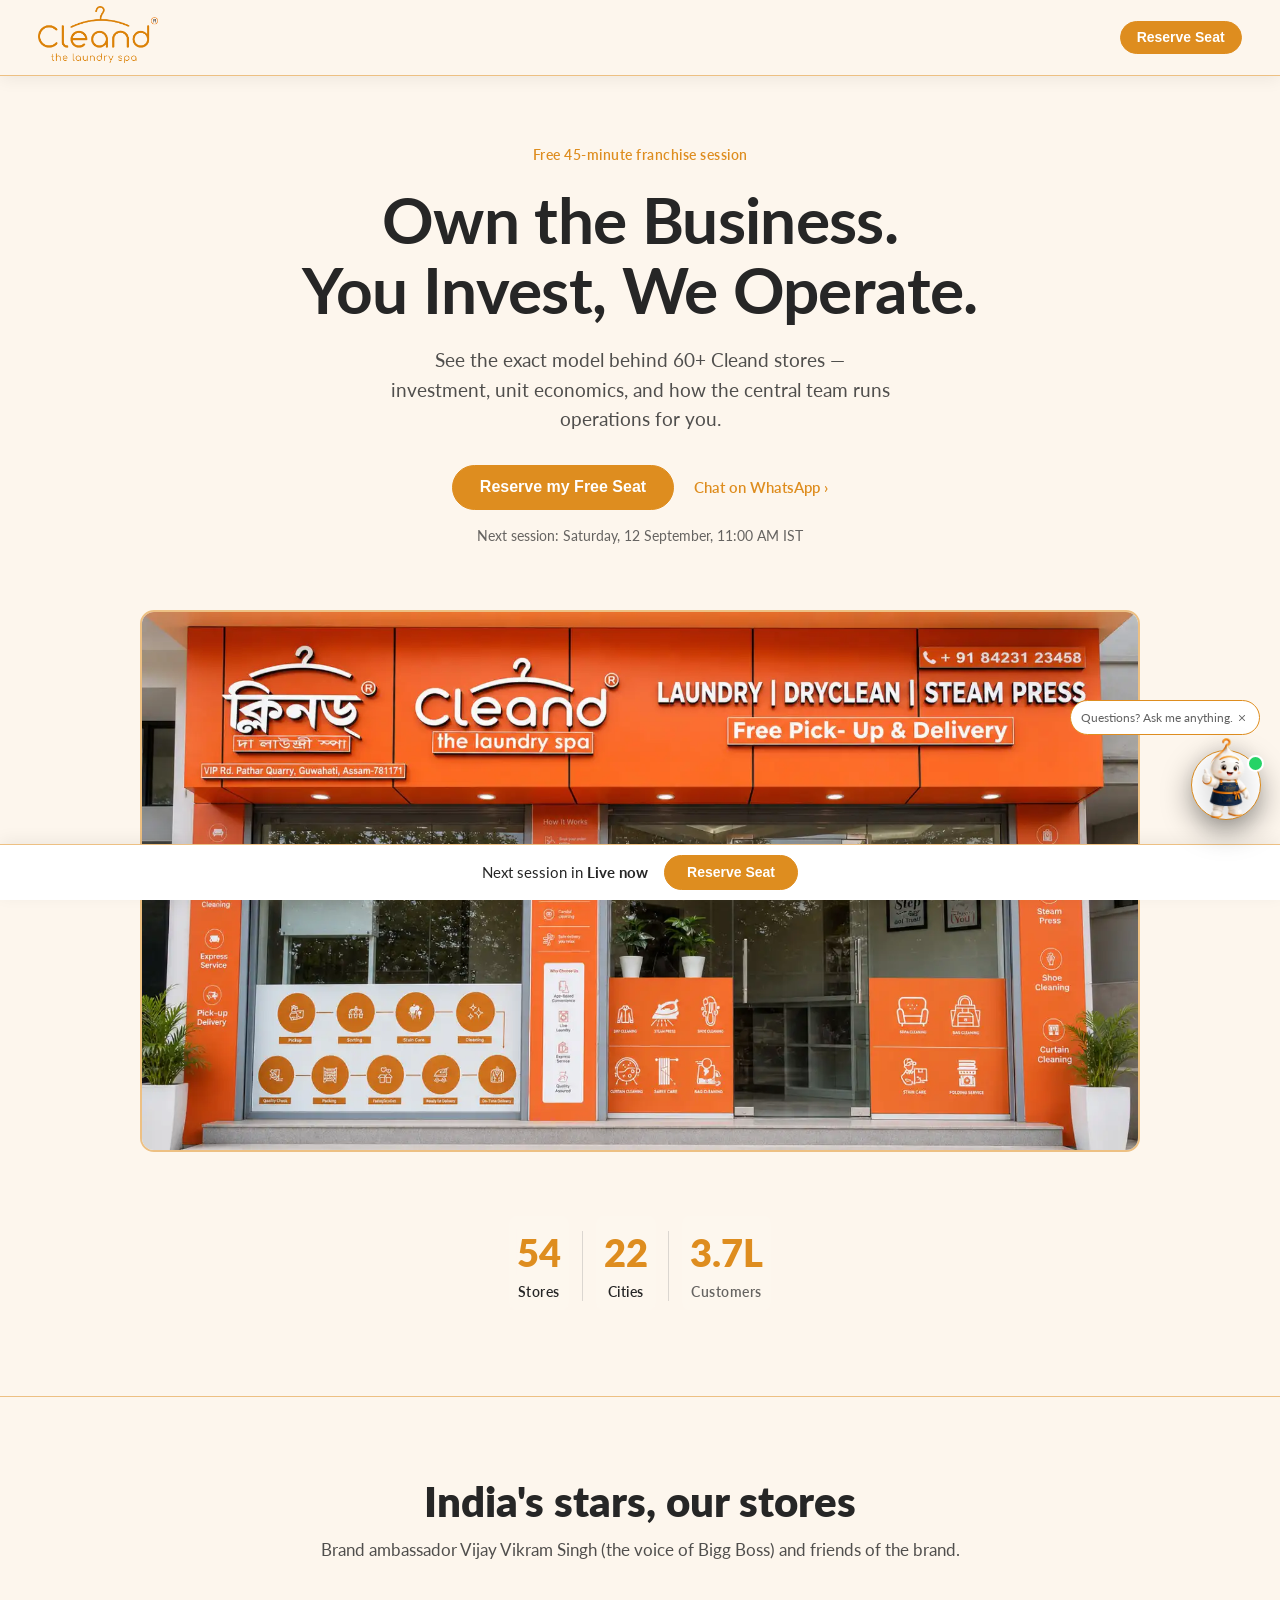
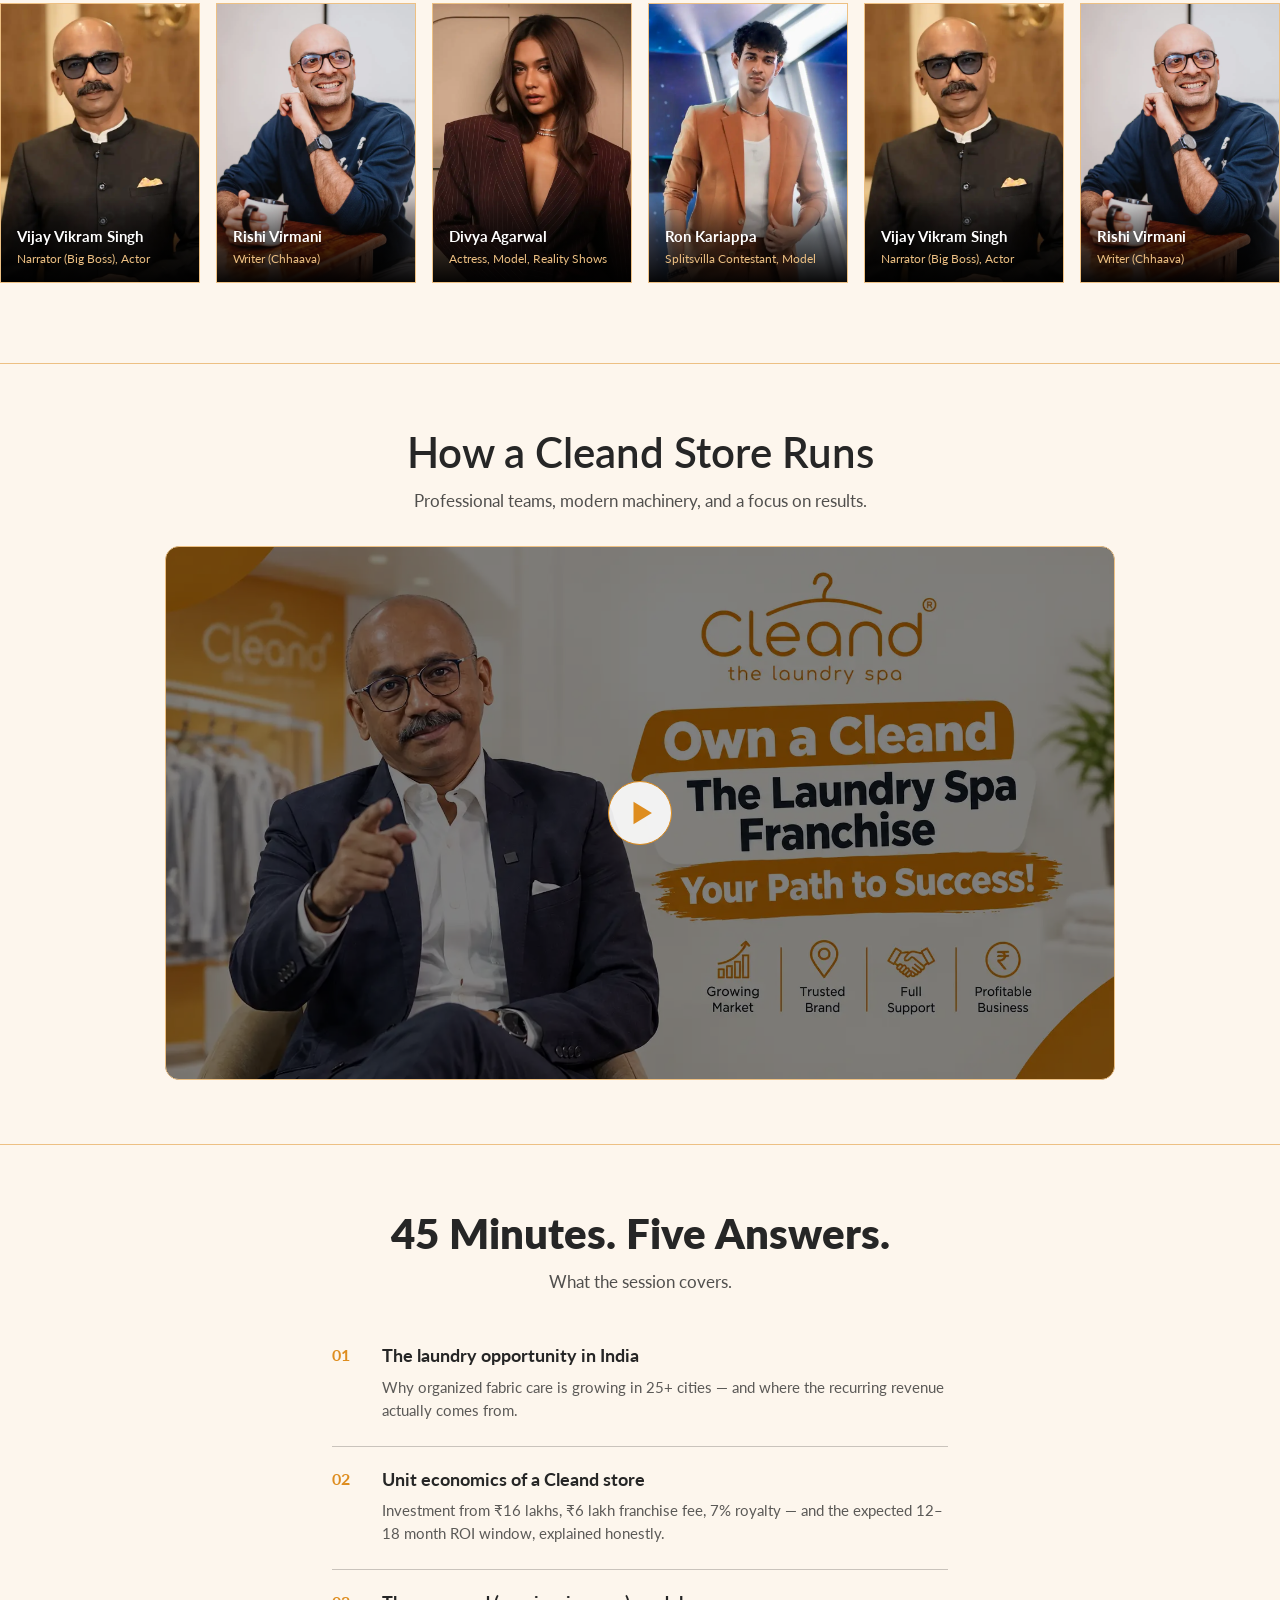
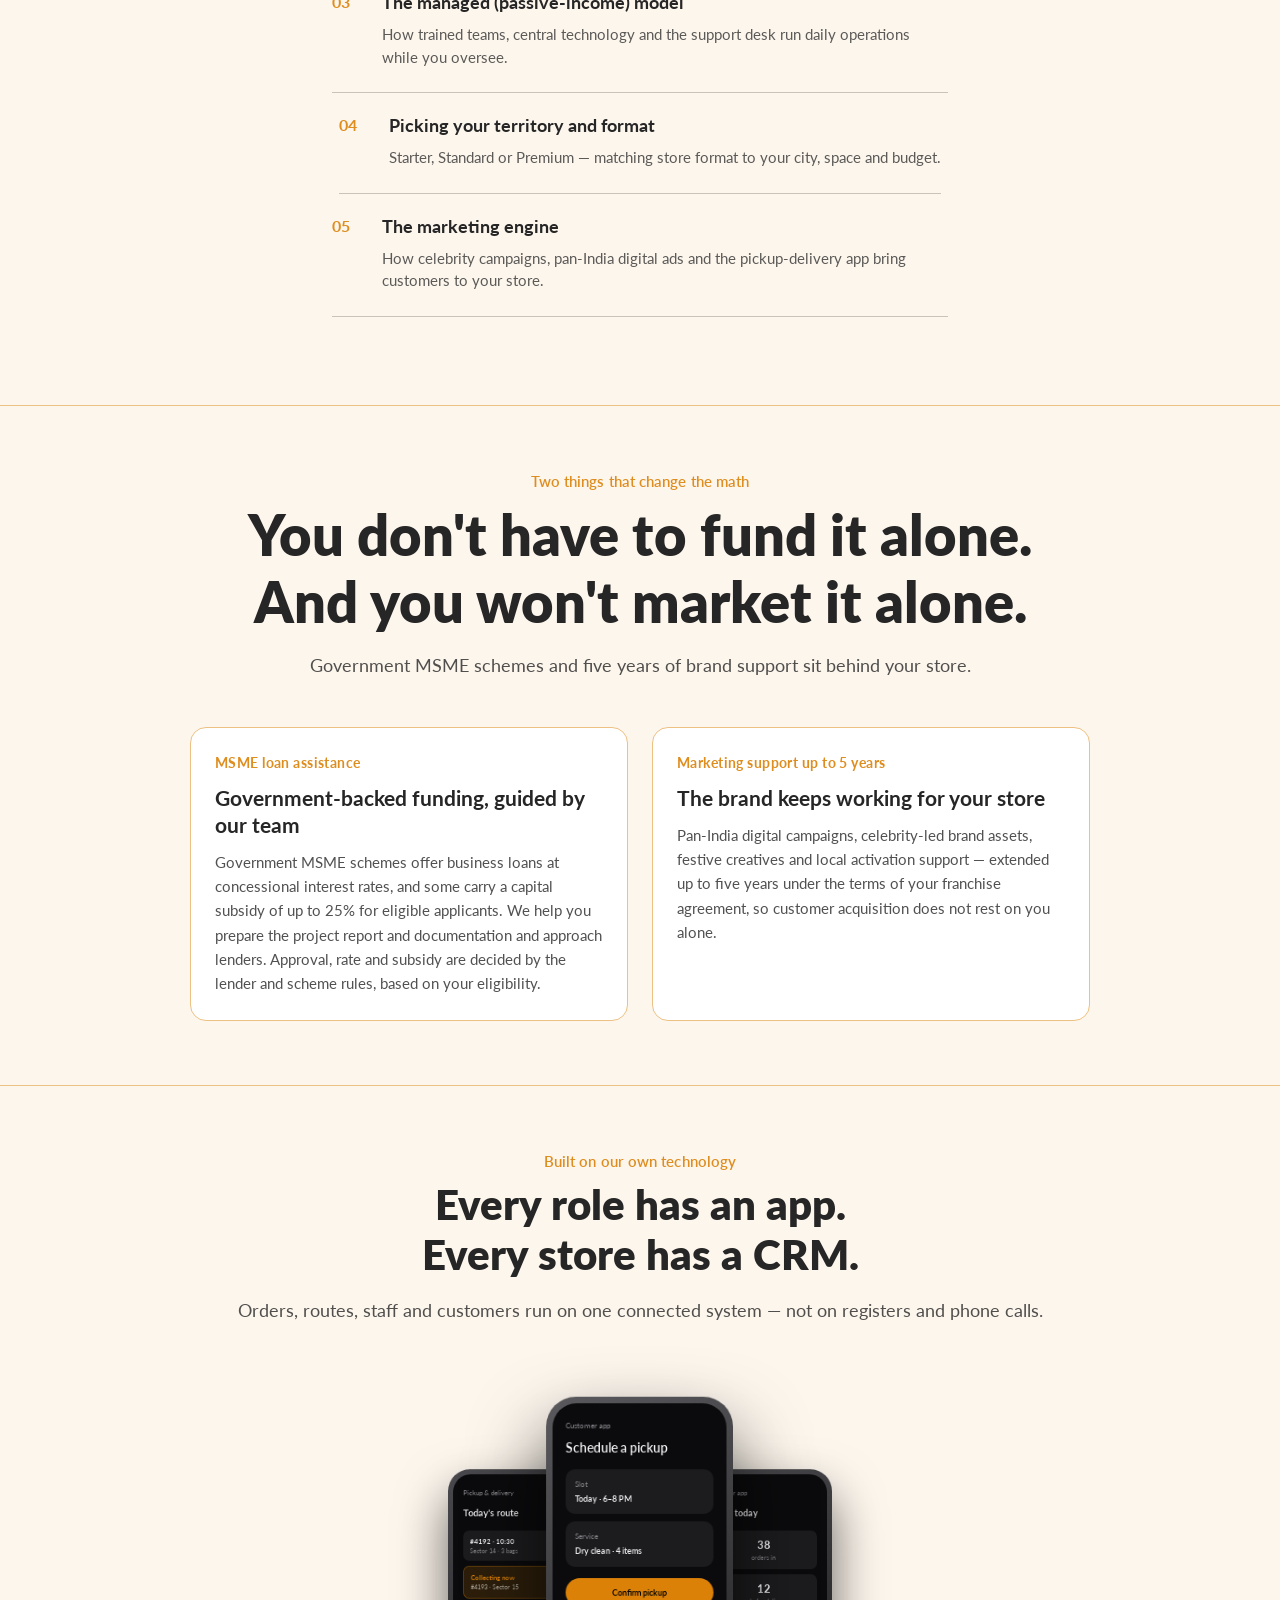
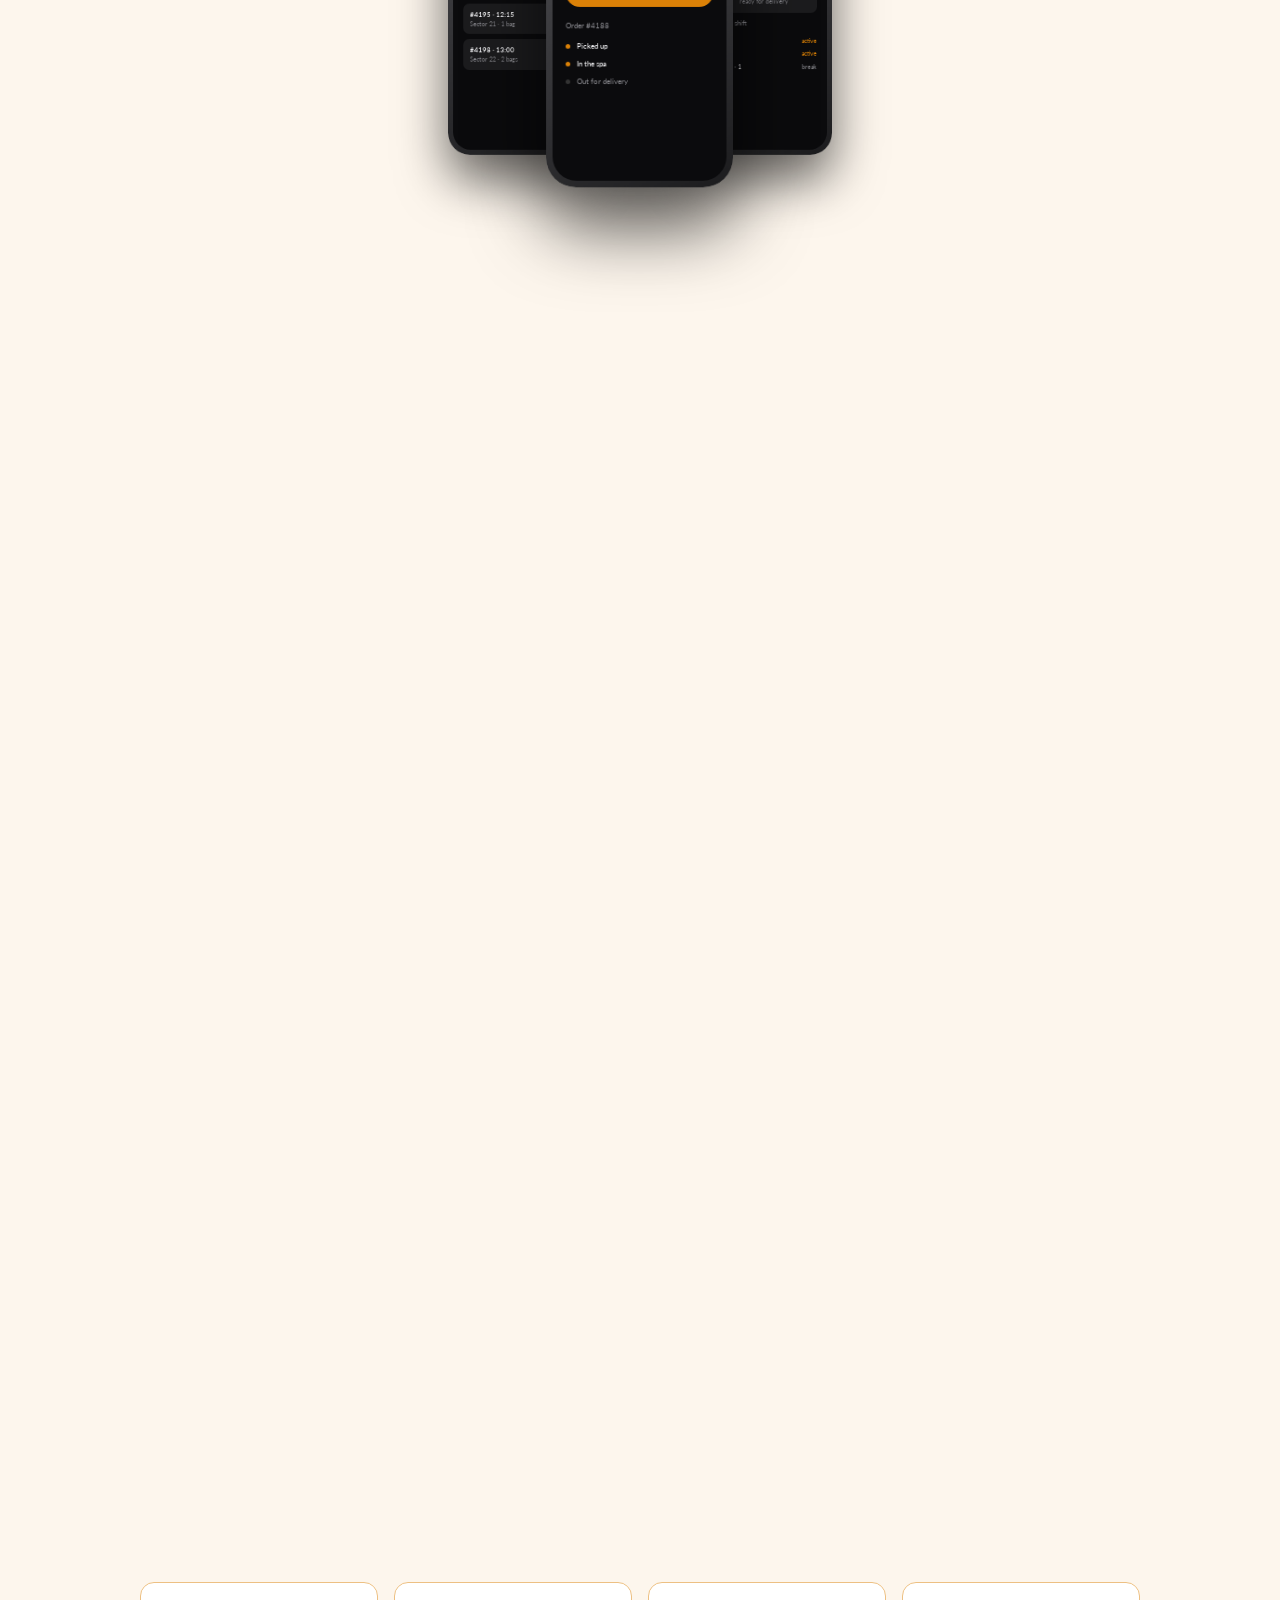
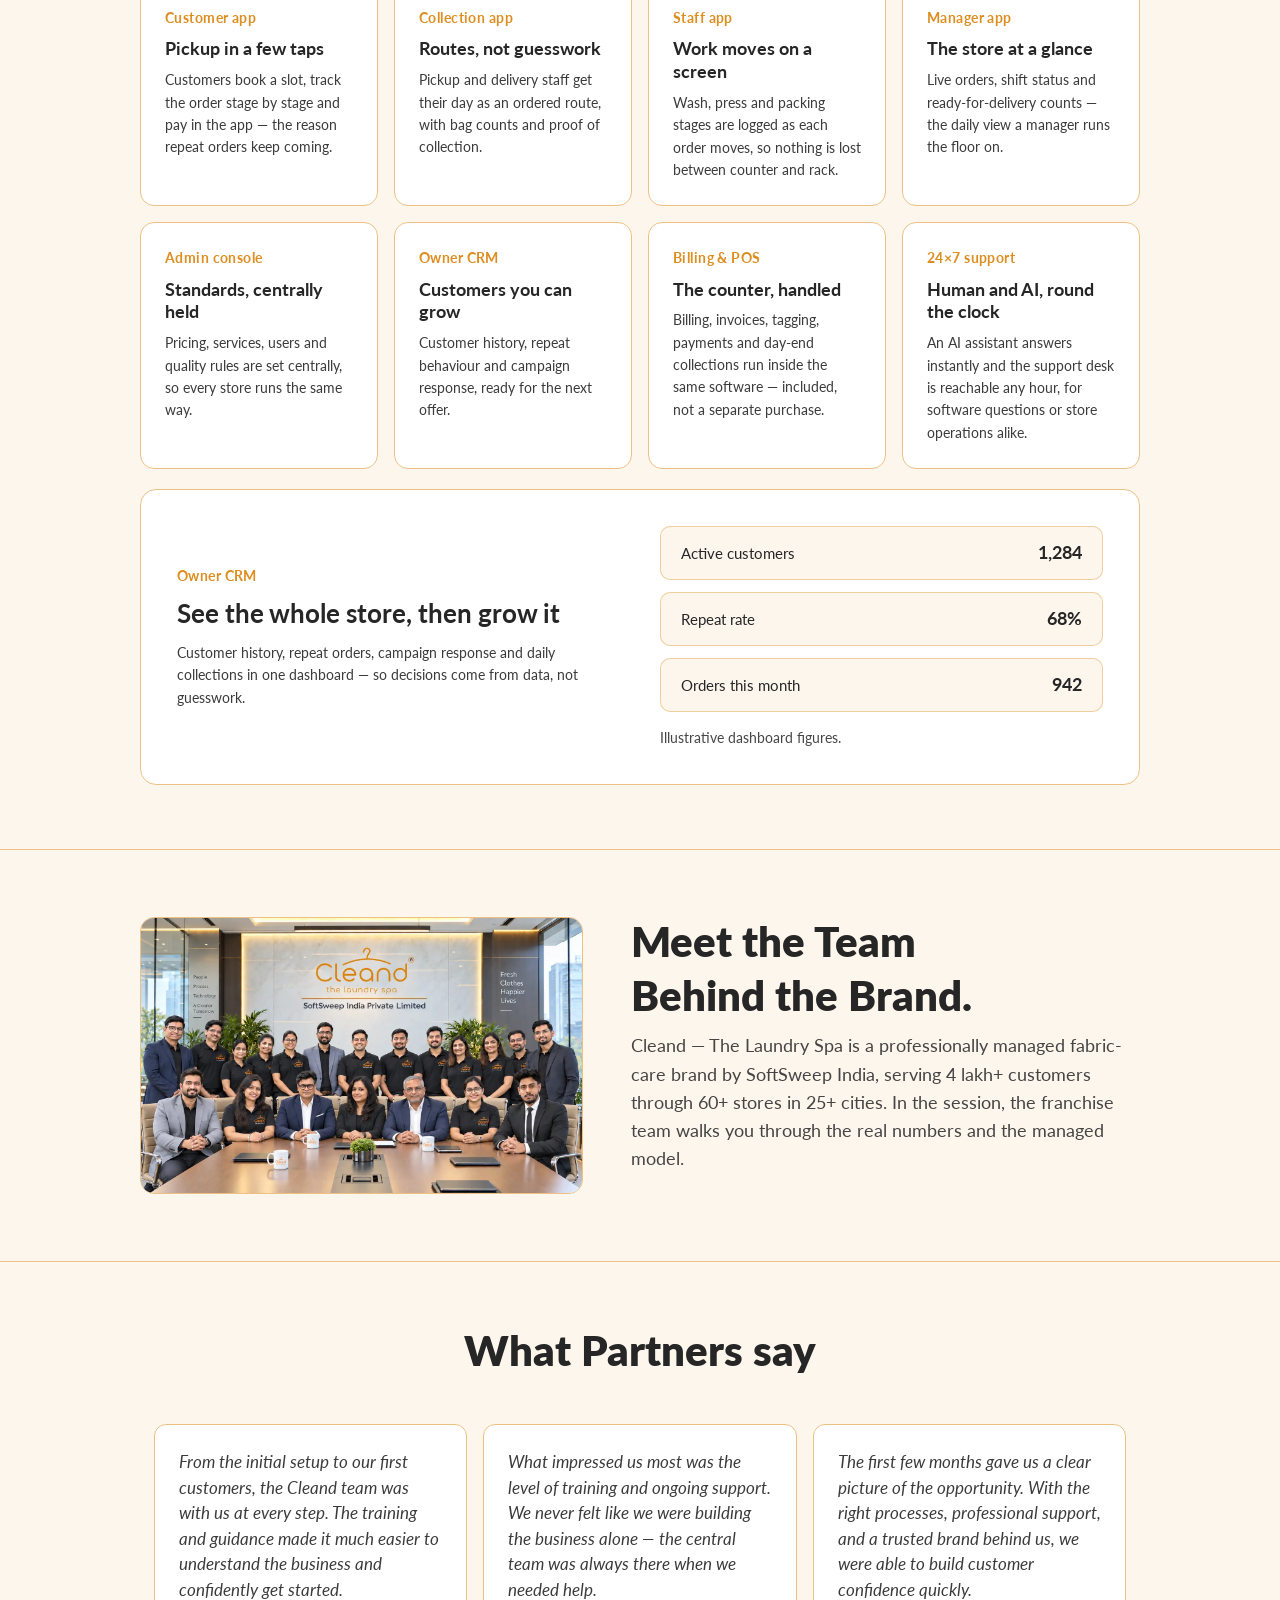
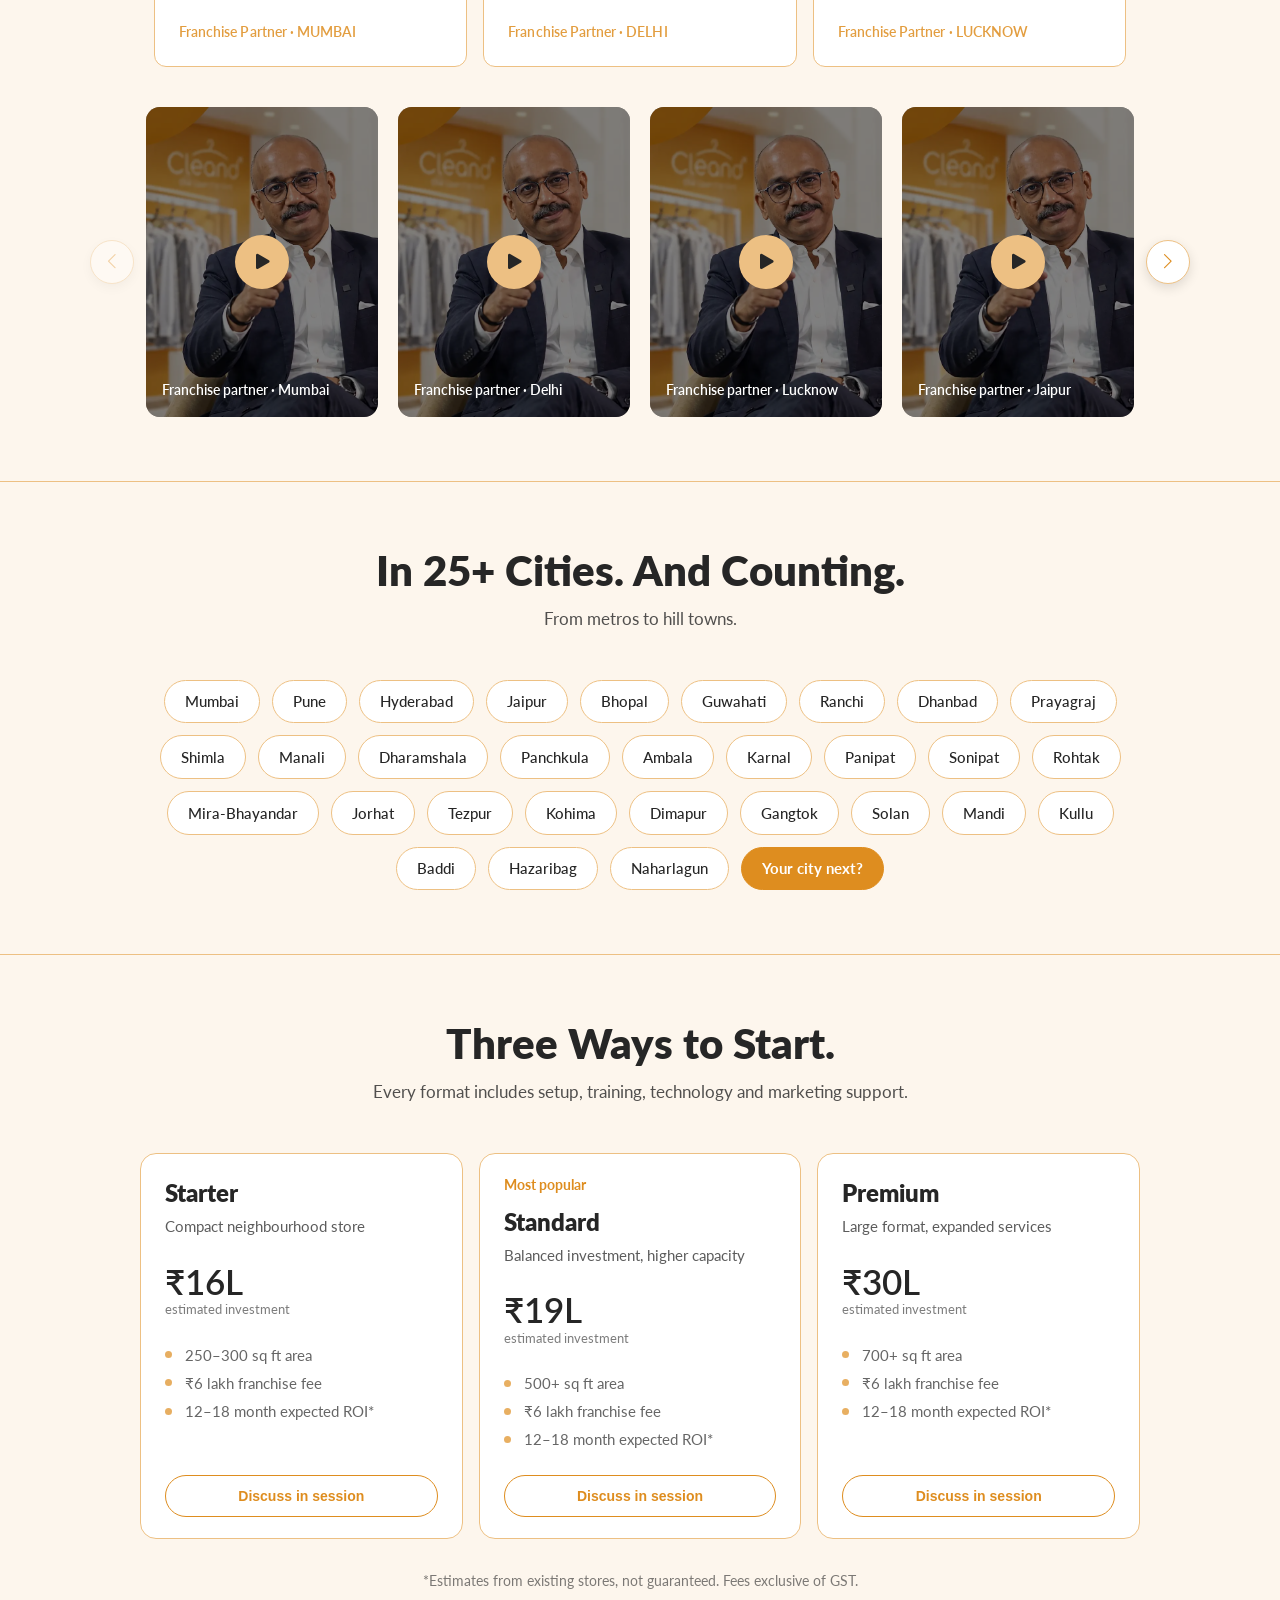
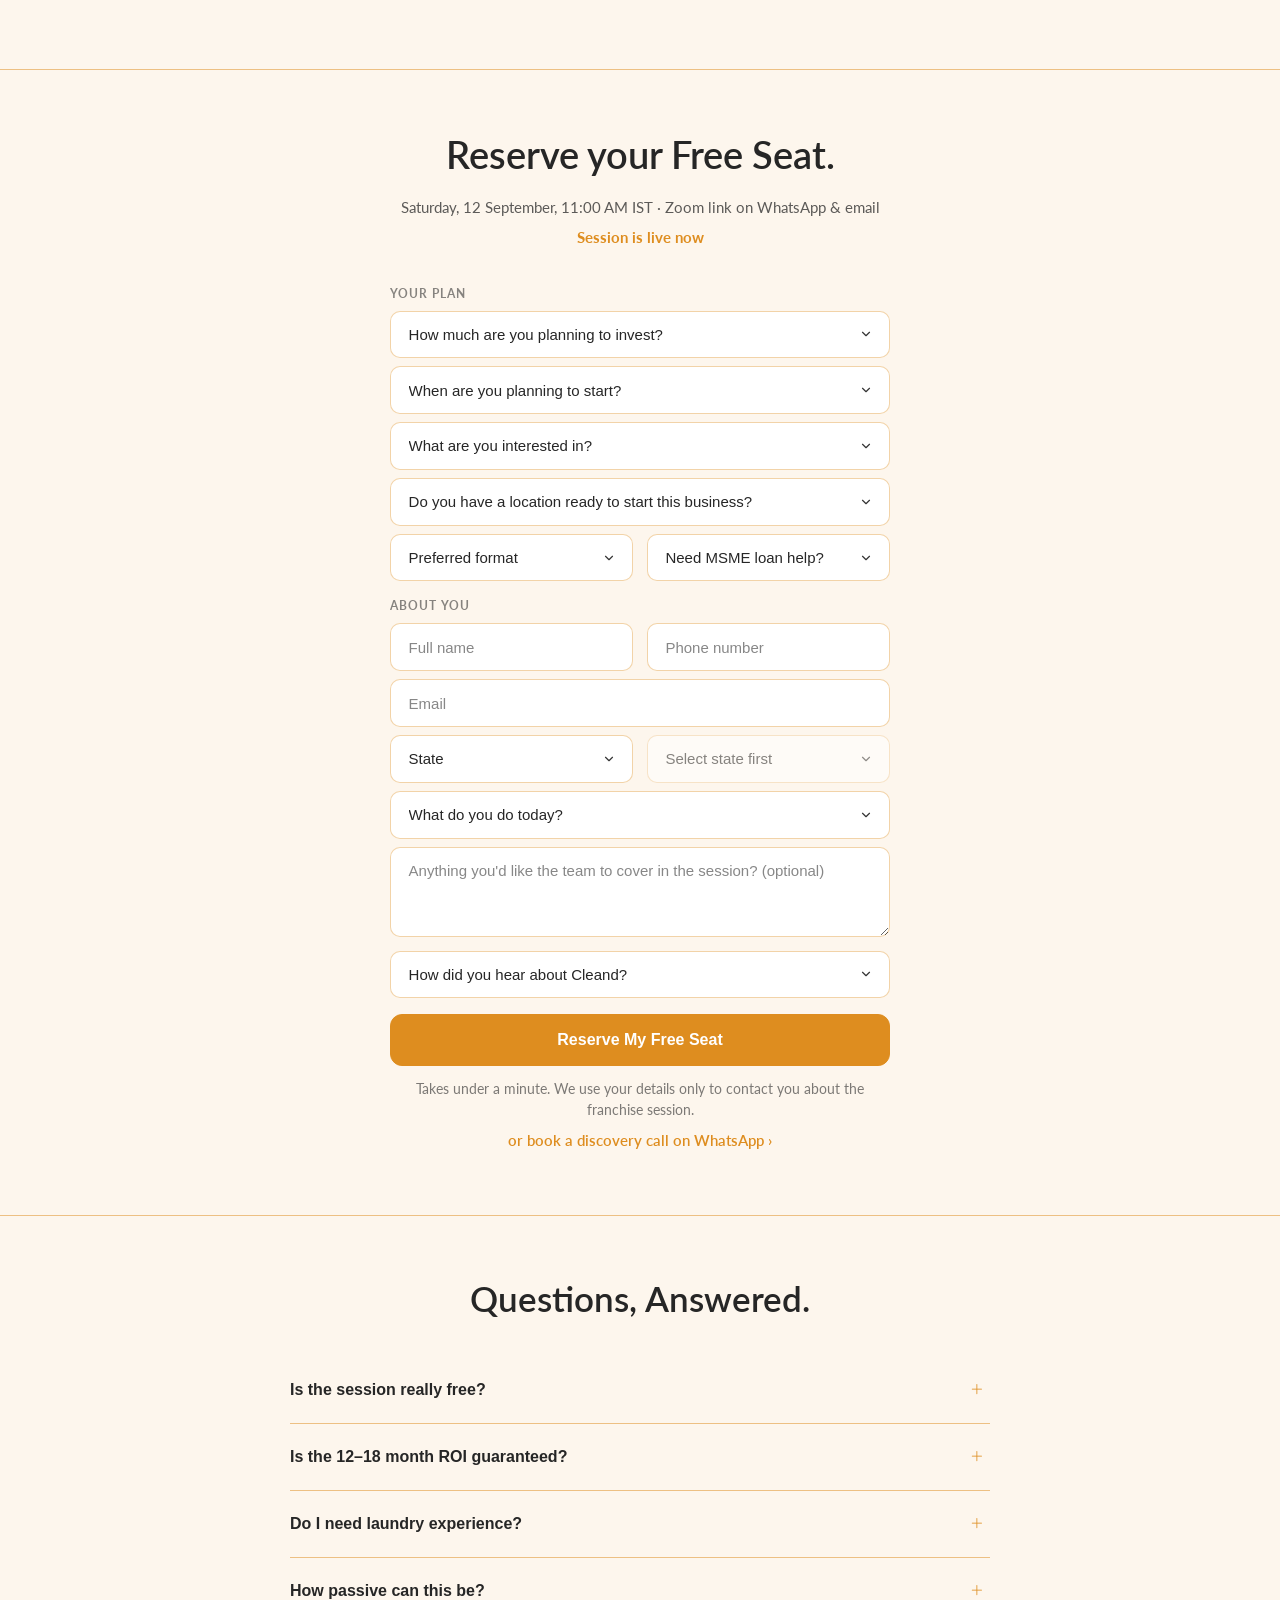
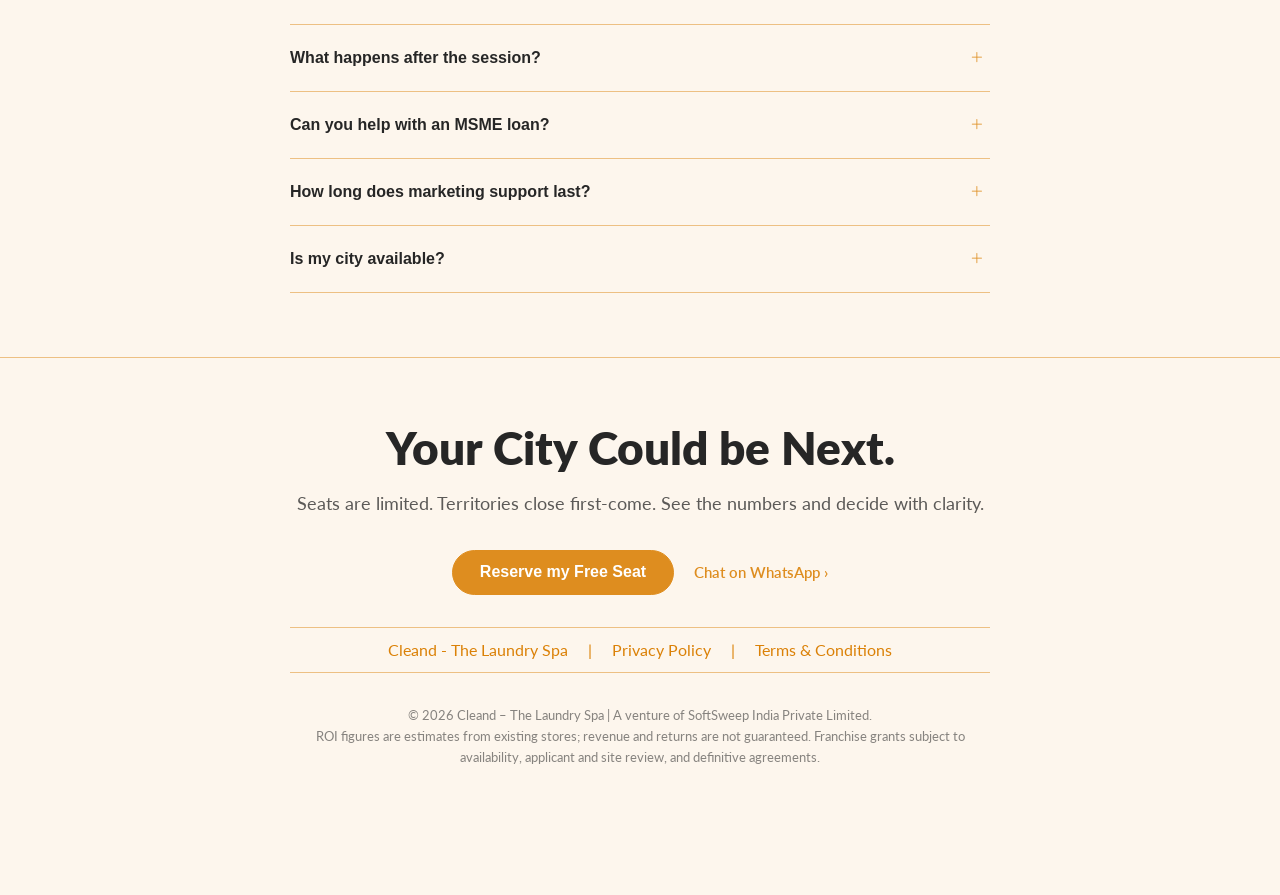
<file: b2b-laundry-franchise-new/b2b-landing-page-new.html>
<!DOCTYPE html>
<html lang="en">

<head>
  <meta charset="UTF-8">
  <meta name="viewport" content="width=device-width, initial-scale=1.0">
  <title>Cleand — Own the Laundry Spa</title>
  <link rel="icon" type="image/png" href="/images/cleand-favicon.png">
  <link rel="preconnect" href="https://fonts.googleapis.com">
  <link rel="preconnect" href="https://fonts.gstatic.com" crossorigin>

  <link
    href="https://fonts.googleapis.com/css2?family=Lato:ital,wght@0,100;0,300;0,400;0,700;0,900;1,100;1,300;1,400;1,700;1,900&display=swap"
    rel="stylesheet">

  <link rel="stylesheet" href="https://cdn.jsdelivr.net/npm/bootstrap-icons@1.11.3/font/bootstrap-icons.css">
  <link rel="stylesheet" href="b2b-landing-page-new.css">
</head>

<body>

  <header class="site-header">
    <div class="container header-inner">
      <div class="logo">
        <img src="img/cleand-R-logo.png" alt="CLEAND logo" width="120" height="40">
      </div>
      <a href="#reserve" class="btn btn-primary">Reserve Seat</a>
    </div>
  </header>

  <section class="hero">
    <div class="container hero-inner">

      <div class="hero-content">
        <span class="pill">Free 45-minute franchise session</span>

        <h1 class="hero-title">Own the Business. <br>You Invest, We Operate.</h1>

        <p class="hero-subtitle">
          See the exact model behind 60+ Cleand stores — investment, unit economics, and how the central team runs
          operations for you.
        </p>

        <div class="hero-cta-actions">
          <a href="#reserve" class="btn btn-primary">Reserve my Free Seat</a>
          <a href="https://wa.me/919987967822" class="closing-cta-whatsapp" target="_blank" rel="noopener">
            Chat on WhatsApp ›
          </a>
        </div>

        <p class="session-note">Next session: Saturday, 12 September, 11:00 AM IST</p>
      </div>

      <div class="hero-media scroll-reveal">
        <div class="media-placeholder">
          <img src="img/hero-2.webp" alt="CLEAND laundry spa">
        </div>
      </div>

      <div class="stats scroll-reveal reveal-stagger">
        <div class="stat scroll-reveal reveal-stagger">
          <span class="stat-number">60+</span>
          <span class="stat-label">Stores</span>
        </div>
        <div class="stat-devider"></div>
        <div class="stat scroll-reveal reveal-stagger">
          <span class="stat-number">25+</span>
          <span class="stat-label">Cities</span>
        </div>
        <div class="stat-devider scroll-reveal reveal-stagger"></div>
        <div class="stat">
          <span class="stat-number">4L+</span>
          <span class="stat-label">Customers</span>
        </div>
      </div>

    </div>
  </section>

  <section class="celebrities scroll-reveal">
    <div class="container">
      <h2 class="section-title">India's stars, our stores</h2>
      <p class="section-desc">Brand ambassador Vijay Vikram Singh (the voice of Bigg Boss) and friends of the brand.
      </p>
    </div>

    <div class="marquee">
      <div class="marquee-track scroll-reveal">

        <a href="https://www.instagram.com/reel/DAu4kuONxZr/?utm_source=ig_web_copy_link&stkn=MzRlODBiNWFlZA=="
          class="celeb-card" target="_blank" rel="noopener">
          <img src="img/vvs.webp" alt="Vijay Vikram Singh">
          <div class="celeb-overlay">
            <span class="celeb-name">Vijay Vikram Singh</span>
            <span class="celeb-role"> Narrator (Big Boss), Actor</span>
          </div>
        </a>

        <a href="https://www.instagram.com/reel/Db3BrbUgZho/?utm_source=ig_web_copy_link&stkn=MzRlODBiNWFlZA=="
          class="celeb-card" target="_blank" rel="noopener">
          <img src="img/Rishi-Virmani.webp" alt="Rishi Virmani">
          <div class="celeb-overlay">
            <span class="celeb-name">Rishi Virmani</span>
            <span class="celeb-role">Writer (Chhaava)</span>
          </div>
        </a>

        <a href="https://www.instagram.com/reel/DUdqEShjNoo/?utm_source=ig_web_copy_link&stkn=MzRlODBiNWFlZA=="
          class="celeb-card" target="_blank" rel="noopener">
          <img src="img/divya agarwal.webp" alt="divya agarwal">
          <div class="celeb-overlay">
            <span class="celeb-name">Divya Agarwal</span>
            <span class="celeb-role">Actress, Model, Reality Shows</span>
          </div>
        </a>

        <a href="https://www.instagram.com/reel/DcEB7XLge9N/?utm_source=ig_web_copy_link&stkn=MzRlODBiNWFlZA=="
          class="celeb-card" target="_blank" rel="noopener">
          <img src="img/ronkariappa.webp" alt="ron kariappa">
          <div class="celeb-overlay">
            <span class="celeb-name">Ron Kariappa</span>
            <span class="celeb-role">Splitsvilla Contestant, Model </span>
          </div>
        </a>

        <a href="https://www.instagram.com/reel/DAu4kuONxZr/?utm_source=ig_web_copy_link&stkn=MzRlODBiNWFlZA=="
          class="celeb-card" target="_blank" rel="noopener">
          <img src="img/vvs.webp" alt="Vijay Vikram Singh">
          <div class="celeb-overlay">
            <span class="celeb-name">Vijay Vikram Singh</span>
            <span class="celeb-role"> Narrator (Big Boss), Actor</span>
          </div>
        </a>

        <a href="https://www.instagram.com/reel/Db3BrbUgZho/?utm_source=ig_web_copy_link&stkn=MzRlODBiNWFlZA=="
          class="celeb-card" target="_blank" rel="noopener">
          <img src="img/Rishi-Virmani.webp" alt="Rishi Virmani">
          <div class="celeb-overlay">
            <span class="celeb-name">Rishi Virmani</span>
            <span class="celeb-role">Writer (Chhaava)</span>
          </div>
        </a>

        <a href="https://www.instagram.com/reel/DUdqEShjNoo/?utm_source=ig_web_copy_link&stkn=MzRlODBiNWFlZA=="
          class="celeb-card" target="_blank" rel="noopener">
          <img src="img/divya agarwal.webp" alt="divya agarwal">
          <div class="celeb-overlay">
            <span class="celeb-name">Divya Agarwal</span>
            <span class="celeb-role">Actress, Model, Reality Shows</span>
          </div>
        </a>

        <a href="https://www.instagram.com/reel/DcEB7XLge9N/?utm_source=ig_web_copy_link&stkn=MzRlODBiNWFlZA=="
          class="celeb-card" target="_blank" rel="noopener">
          <img src="img/ronkariappa.webp" alt="ron kariappa">
          <div class="celeb-overlay">
            <span class="celeb-name">Ron Kariappa</span>
            <span class="celeb-role">Splitsvilla Contestant, Model </span>
          </div>
        </a>

        <a href="https://www.instagram.com/reel/DAu4kuONxZr/?utm_source=ig_web_copy_link&stkn=MzRlODBiNWFlZA=="
          class="celeb-card" target="_blank" rel="noopener">
          <img src="img/vvs.webp" alt="Vijay Vikram Singh">
          <div class="celeb-overlay">
            <span class="celeb-name">Vijay Vikram Singh</span>
            <span class="celeb-role"> Narrator (Big Boss), Actor</span>
          </div>
        </a>

        <a href="https://www.instagram.com/reel/Db3BrbUgZho/?utm_source=ig_web_copy_link&stkn=MzRlODBiNWFlZA=="
          class="celeb-card" target="_blank" rel="noopener">
          <img src="img/Rishi-Virmani.webp" alt="Rishi Virmani">
          <div class="celeb-overlay">
            <span class="celeb-name">Rishi Virmani</span>
            <span class="celeb-role">Writer (Chhaava)</span>
          </div>
        </a>

        <a href="https://www.instagram.com/reel/DUdqEShjNoo/?utm_source=ig_web_copy_link&stkn=MzRlODBiNWFlZA=="
          class="celeb-card" target="_blank" rel="noopener">
          <img src="img/divya agarwal.webp" alt="divya agarwal">
          <div class="celeb-overlay">
            <span class="celeb-name">Divya Agarwal</span>
            <span class="celeb-role">Actress, Model, Reality Shows</span>
          </div>
        </a>

        <a href="https://www.instagram.com/reel/DcEB7XLge9N/?utm_source=ig_web_copy_link&stkn=MzRlODBiNWFlZA=="
          class="celeb-card" target="_blank" rel="noopener">
          <img src="img/ronkariappa.webp" alt="ron kariappa">
          <div class="celeb-overlay">
            <span class="celeb-name">Ron Kariappa</span>
            <span class="celeb-role">Splitsvilla Contestant, Model </span>
          </div>
        </a>

      </div>
    </div>
  </section>

  <section class="video-section scroll-reveal">
    <div class="container video-inner">

      <div class="video-content">
        <h2 class="video-title">How a Cleand Store Runs</h2>
        <p class="video-subtitle">Professional teams, modern machinery, and a focus on results.</p>
      </div>

      <div class="video-thumb scroll-reveal" id="videoThumb" data-video-id="p9d_bqZxbUE">
        <img src="img/vvs-thumbnail.webp" alt="How a Cleand store runs — video preview">
        <button class="video-play-btn" type="button" aria-label="Play video">
          <svg width="34" height="34" viewBox="0 0 24 24" fill="none" xmlns="http://www.w3.org/2000/svg">
            <path d="M6 4L19 12L6 20V4Z" fill="currentColor" />
          </svg>
        </button>
      </div>

    </div>
  </section>

  <section class="session-topics scroll-reveal">
    <div class="container">
      <div class="session-topics-header">
        <h2 class="section-title">45 Minutes. Five Answers.</h2>
        <p class="section-desc">What the session covers.</p>
      </div>

      <div class="topics-grid scroll-reveal">

        <div class="topic-card scroll-reveal">
          <span class="topic-number">01</span>
          <div class="topic-card-right">
            <h3 class="topic-title">The laundry opportunity in India</h3>
            <p class="topic-desc">Why organized fabric care is growing in 25+ cities — and where the recurring revenue
              actually comes from.</p>
          </div>
        </div>

        <div class="topic-card scroll-reveal">
          <span class="topic-number">02</span>
          <div class="topic-card-right">
            <h3 class="topic-title">Unit economics of a Cleand store</h3>
            <p class="topic-desc">Investment from ₹16 lakhs, ₹6 lakh franchise fee, 7% royalty — and the expected 12–18
              month ROI window, explained honestly.</p>
          </div>
        </div>

        <div class="topic-card scroll-reveal">
          <span class="topic-number">03</span>
          <div class="topic-card-right">
            <h3 class="topic-title">The managed (passive-income) model</h3>
            <p class="topic-desc">How trained teams, central technology and the support desk run daily operations while
              you oversee.</p>
          </div>
        </div>

        <div class="topic-card scroll-reveal">
          <span class="topic-number">04</span>
          <div class="topic-card-right">
            <h3 class="topic-title">Picking your territory and format</h3>
            <p class="topic-desc">Starter, Standard or Premium — matching store format to your city, space and budget.
            </p>
          </div>
        </div>

        <div class="topic-card scroll-reveal">
          <span class="topic-number">05</span>
          <div class="topic-card-right">
            <h3 class="topic-title">The marketing engine</h3>
            <p class="topic-desc">How celebrity campaigns, pan-India digital ads and the pickup-delivery app bring
              customers to your store.</p>
          </div>
        </div>

      </div>

    </div>
  </section>

  <section class="funding-section scroll-reveal">
    <div class="container">

      <div class="session-topics-header">
        <span class="section-eyebrow">Two things that change the math</span>
        <h2 class="section-title">You don't have to fund it alone.<br>And you won't market it alone.</h2>
        <p class="section-subtitle">Government MSME schemes and five years of brand support sit behind your store.</p>
      </div>

      <div class="funding-grid">

        <div class="funding-card scroll-reveal">
          <span class="funding-label">MSME loan assistance</span>
          <h3 class="funding-card-title">Government-backed funding, guided by our team</h3>
          <p class="funding-card-desc">
            Government MSME schemes offer business loans at concessional interest rates, and some carry a capital
            subsidy of up to 25% for eligible applicants. We help you prepare the project report and documentation and
            approach lenders. Approval, rate and subsidy are decided by the lender and scheme rules, based on your
            eligibility.
          </p>
        </div>

        <div class="funding-card scroll-reveal">
          <span class="funding-label">Marketing support up to 5 years</span>
          <h3 class="funding-card-title">The brand keeps working for your store</h3>
          <p class="funding-card-desc">
            Pan-India digital campaigns, celebrity-led brand assets, festive creatives and local activation support —
            extended up to five years under the terms of your franchise agreement, so customer acquisition does not rest
            on you alone.
          </p>
        </div>

      </div>

    </div>
  </section>

  <section class="tech-section scroll-reveal">
    <div class="container">

      <div class="session-topics-header">
        <span class="section-eyebrow">Built on our own technology</span>
        <h2 class="section-title">Every role has an app.<br>Every store has a CRM.</h2>
        <p class="section-subtitle">Orders, routes, staff and customers run on one connected system — not on registers
          and phone calls.</p>
      </div>

      <div class="stage scroll-reveal" id="stage">
        <div class="pin">
          <div class="row" id="row">

            <!-- LEFT: driver / route app -->
            <div class="phone left" id="phoneLeft">
              <div class="frame">
                <div class="screen">
                  <div class="label">Pickup &amp; delivery</div>
                  <div class="heading">Today's route</div>
                  <div class="card">
                    <div class="title">#4192 · 10:30</div>
                    <div class="sub">Sector 14 · 3 bags</div>
                  </div>
                  <div class="card active">
                    <div class="title">Collecting now</div>
                    <div class="sub">#4193 · Sector 15</div>
                  </div>
                  <div class="card">
                    <div class="title">#4195 · 12:15</div>
                    <div class="sub">Sector 21 · 1 bag</div>
                  </div>
                  <div class="card">
                    <div class="title">#4198 · 13:00</div>
                    <div class="sub">Sector 22 · 2 bags</div>
                  </div>
                </div>
              </div>
            </div>

            <!-- CENTER: customer app -->
            <div class="phone center" id="phoneCenter">
              <div class="frame">
                <div class="screen">
                  <div class="label">Customer app</div>
                  <div class="heading">Schedule a pickup</div>
                  <div class="field">
                    <div class="k">Slot</div>
                    <div class="v">Today · 6–8 PM</div>
                  </div>
                  <div class="field">
                    <div class="k">Service</div>
                    <div class="v">Dry clean · 4 items</div>
                  </div>
                  <div class="cta">Confirm pickup</div>
                  <div class="label">Order #4188</div>
                  <div class="step">
                    <div class="dot"></div><span>Picked up</span>
                  </div>
                  <div class="step">
                    <div class="dot"></div><span>In the spa</span>
                  </div>
                  <div class="step off">
                    <div class="dot off"></div><span>Out for delivery</span>
                  </div>
                </div>
              </div>
            </div>

            <!-- RIGHT: manager app -->
            <div class="phone right" id="phoneRight">
              <div class="frame">
                <div class="screen">
                  <div class="label">Manager app</div>
                  <div class="heading">Store today</div>
                  <div class="stat">
                    <div class="num">38</div>
                    <div class="lbl">orders in</div>
                  </div>
                  <div class="stat">
                    <div class="num">12</div>
                    <div class="lbl">ready for delivery</div>
                  </div>
                  <div class="label">Staff on shift</div>
                  <div class="staffrow"><span>Press · 2</span><span class="on">active</span></div>
                  <div class="staffrow"><span>Wash · 3</span><span class="on">active</span></div>
                  <div class="staffrow"><span>Counter · 1</span><span class="off">break</span></div>
                </div>
              </div>
            </div>

          </div>
        </div>
      </div>

      <div class="tech-grid scroll-reveal">

        <div class="tech-card scroll-reveal">
          <span class="funding-label">Customer app</span>
          <h3 class="tech-card-title">Pickup in a few taps</h3>
          <p class="tech-card-desc">Customers book a slot, track the order stage by stage and pay in the app — the
            reason repeat orders keep coming.</p>
        </div>

        <div class="tech-card scroll-reveal">
          <span class="funding-label">Collection app</span>
          <h3 class="tech-card-title">Routes, not guesswork</h3>
          <p class="tech-card-desc">Pickup and delivery staff get their day as an ordered route, with bag counts and
            proof of collection.</p>
        </div>

        <div class="tech-card scroll-reveal">
          <span class="funding-label">Staff app</span>
          <h3 class="tech-card-title">Work moves on a screen</h3>
          <p class="tech-card-desc">Wash, press and packing stages are logged as each order moves, so nothing is lost
            between counter and rack.</p>
        </div>

        <div class="tech-card scroll-reveal">
          <span class="funding-label">Manager app</span>
          <h3 class="tech-card-title">The store at a glance</h3>
          <p class="tech-card-desc">Live orders, shift status and ready-for-delivery counts — the daily view a manager
            runs the floor on.</p>
        </div>

        <div class="tech-card scroll-reveal">
          <span class="funding-label">Admin console</span>
          <h3 class="tech-card-title">Standards, centrally held</h3>
          <p class="tech-card-desc">Pricing, services, users and quality rules are set centrally, so every store runs
            the same way.</p>
        </div>

        <div class="tech-card scroll-reveal">
          <span class="funding-label">Owner CRM</span>
          <h3 class="tech-card-title">Customers you can grow</h3>
          <p class="tech-card-desc">Customer history, repeat behaviour and campaign response, ready for the next offer.
          </p>
        </div>

        <div class="tech-card scroll-reveal">
          <span class="funding-label">Billing &amp; POS</span>
          <h3 class="tech-card-title">The counter, handled</h3>
          <p class="tech-card-desc">Billing, invoices, tagging, payments and day-end collections run inside the same
            software — included, not a separate purchase.</p>
        </div>

        <div class="tech-card scroll-reveal">
          <span class="funding-label">24×7 support</span>
          <h3 class="tech-card-title">Human and AI, round the clock</h3>
          <p class="tech-card-desc">An AI assistant answers instantly and the support desk is reachable any hour, for
            software questions or store operations alike.</p>
        </div>

      </div>

      <div class="crm-panel scroll-reveal">
        <div class="crm-panel-content">
          <span class="funding-label">Owner CRM</span>
          <h3 class="crm-panel-title">See the whole store, then grow it</h3>
          <p class="tech-card-desc">Customer history, repeat orders, campaign response and daily collections in one
            dashboard — so decisions come from data, not guesswork.</p>
        </div>

        <div class="crm-panel-stats scroll-reveal">
          <div class="crm-stat-row">
            <span class="crm-stat-label">Active customers</span>
            <span class="crm-stat-value">1,284</span>
          </div>
          <div class="crm-stat-row">
            <span class="crm-stat-label">Repeat rate</span>
            <span class="crm-stat-value">68%</span>
          </div>
          <div class="crm-stat-row">
            <span class="crm-stat-label">Orders this month</span>
            <span class="crm-stat-value">942</span>
          </div>
          <span class="crm-stat-note">Illustrative dashboard figures.</span>
        </div>
      </div>

    </div>
  </section>

  <section class="team-section scroll-reveal">
    <div class="container team-inner">

      <div class="team-photo scroll-reveal">
        <img src="img/team.webp" alt="team photo of Cleand franchise team">
      </div>

      <div class="team-content scroll-reveal">
        <h2 class="team-title">Meet the Team <br>Behind the Brand.</h2>
        <p class="team-desc">
          Cleand — The Laundry Spa is a professionally managed fabric-care brand by SoftSweep India, serving 4 lakh+
          customers through 60+ stores in 25+ cities. In the session, the franchise team walks you through the real
          numbers and the managed model.
        </p>


      </div>

    </div>
  </section>

  <section class="testimonials-section scroll-reveal">
    <div class="container">
      <div class="session-topics-header">
        <h2 class="section-title">What Partners say</h2>
      </div>

      <div class="testimonials-grid">

        <div class="testimonial-card scroll-reveal">
          <p class="testimonial-quote">From the initial setup to our first customers, the Cleand team was with us at
            every step. The training and guidance made it much easier to understand the business and confidently get
            started.</p>
          <span class="testimonial-meta">Franchise Partner · MUMBAI</span>
        </div>

        <div class="testimonial-card scroll-reveal">
          <p class="testimonial-quote">What impressed us most was the level of training and ongoing support. We never
            felt like we were building the business alone — the central team was always there when we needed help.</p>
          <span class="testimonial-meta">Franchise Partner · DELHI</span>
        </div>

        <div class="testimonial-card scroll-reveal">
          <p class="testimonial-quote">The first few months gave us a clear picture of the opportunity. With the right
            processes, professional support, and a trusted brand behind us, we were able to build customer confidence
            quickly.</p>
          <span class="testimonial-meta">Franchise Partner · LUCKNOW</span>
        </div>

      </div>

      <!-- <div class="vt-video-grid">

        <a href="#" class="video-card" data-video-id="p9d_bqZxbUE">
          <img src="https://img.youtube.com/vi/p9d_bqZxbUE/hqdefault.jpg" alt="Franchise partner video — Mumbai">
          <span class="video-card-play">
            <i class="bi bi-play-fill"></i>
          </span>
          <span class="video-card-meta">Franchise partner · Mumbai</span>
        </a>

        <a href="#" class="video-card" data-video-id="p9d_bqZxbUE">
          <img src="https://img.youtube.com/vi/p9d_bqZxbUE/hqdefault.jpg" alt="Franchise partner video — Delhi">
          <span class="video-card-play">
            <i class="bi bi-play-fill"></i>
          </span>
          <span class="video-card-meta">Franchise partner · Delhi</span>
        </a>

        <a href="#" class="video-card" data-video-id="p9d_bqZxbUE">
          <img src="https://img.youtube.com/vi/p9d_bqZxbUE/hqdefault.jpg" alt="Franchise partner video — Lucknow">
          <span class="video-card-play">
            <i class="bi bi-play-fill"></i>
          </span>
          <span class="video-card-meta">Franchise partner · Lucknow</span>
        </a>

        <a href="#" class="video-card" data-video-id="p9d_bqZxbUE">
          <img src="https://img.youtube.com/vi/p9d_bqZxbUE/hqdefault.jpg" alt="Franchise partner video — Jaipur">
          <span class="video-card-play">
            <i class="bi bi-play-fill"></i>
          </span>
          <span class="video-card-meta">Franchise partner · Jaipur</span>
        </a>

      </div> -->

      <div class="vt-carousel scroll-reveal">

        <button class="vt-arrow vt-arrow-left" id="vtPrev" type="button" aria-label="Previous">
          <i class="bi bi-chevron-left"></i>
        </button>

        <div class="vt-viewport scroll-reveal" id="vtViewport">
          <div class="vt-track">

            <a href="#" class="video-card" data-video-id="p9d_bqZxbUE">
              <img src="img/vvs-thumbnail.webp" alt="Franchise partner video — Mumbai">
              <span class="video-card-play"><i class="bi bi-play-fill"></i></span>
              <span class="video-card-meta">Franchise partner · Mumbai</span>
            </a>

            <a href="#" class="video-card" data-video-id="p9d_bqZxbUE">
              <img src="img/vvs-thumbnail.webp" alt="Franchise partner video — Delhi">
              <span class="video-card-play"><i class="bi bi-play-fill"></i></span>
              <span class="video-card-meta">Franchise partner · Delhi</span>
            </a>

            <a href="#" class="video-card" data-video-id="p9d_bqZxbUE">
              <img src="img/vvs-thumbnail.webp" alt="Franchise partner video — Lucknow">
              <span class="video-card-play"><i class="bi bi-play-fill"></i></span>
              <span class="video-card-meta">Franchise partner · Lucknow</span>
            </a>

            <a href="#" class="video-card" data-video-id="p9d_bqZxbUE">
              <img src="img/vvs-thumbnail.webp" alt="Franchise partner video — Jaipur">
              <span class="video-card-play"><i class="bi bi-play-fill"></i></span>
              <span class="video-card-meta">Franchise partner · Jaipur</span>
            </a>

            <a href="#" class="video-card" data-video-id="p9d_bqZxbUE">
              <img src="img/vvs-thumbnail.webp" alt="Franchise partner video — Pune">
              <span class="video-card-play"><i class="bi bi-play-fill"></i></span>
              <span class="video-card-meta">Franchise partner · Pune</span>
            </a>

            <a href="#" class="video-card" data-video-id="p9d_bqZxbUE">
              <img src="img/vvs-thumbnail.webp" alt="Franchise partner video — Indore">
              <span class="video-card-play"><i class="bi bi-play-fill"></i></span>
              <span class="video-card-meta">Franchise partner · Indore</span>
            </a>

            <a href="#" class="video-card" data-video-id="p9d_bqZxbUE">
              <img src="img/vvs-thumbnail.webp" alt="Franchise partner video — Chandigarh">
              <span class="video-card-play"><i class="bi bi-play-fill"></i></span>
              <span class="video-card-meta">Franchise partner · Chandigarh</span>
            </a>

            <a href="#" class="video-card" data-video-id="p9d_bqZxbUE">
              <img src="img/vvs-thumbnail.webp" alt="Franchise partner video — Surat">
              <span class="video-card-play"><i class="bi bi-play-fill"></i></span>
              <span class="video-card-meta">Franchise partner · Surat</span>
            </a>

          </div>
        </div>

        <button class="vt-arrow vt-arrow-right" id="vtNext" type="button" aria-label="Next">
          <i class="bi bi-chevron-right"></i>
        </button>

      </div>

    </div>
  </section>

  <section class="cities-section scroll-reveal">
    <div class="container">

      <div class="session-topics-header">
        <h2 class="section-title">In 25+ Cities. And Counting.</h2>
        <p class="section-desc">From metros to hill towns.</p>
      </div>

      <div class="cities-grid scroll-reveal">
        <span class="city-pill">Mumbai</span>
        <span class="city-pill">Pune</span>
        <span class="city-pill">Hyderabad</span>
        <span class="city-pill">Jaipur</span>
        <span class="city-pill">Bhopal</span>
        <span class="city-pill">Guwahati</span>
        <span class="city-pill">Ranchi</span>
        <span class="city-pill">Dhanbad</span>
        <span class="city-pill">Prayagraj</span>
        <span class="city-pill">Shimla</span>
        <span class="city-pill">Manali</span>
        <span class="city-pill">Dharamshala</span>
        <span class="city-pill">Panchkula</span>
        <span class="city-pill">Ambala</span>
        <span class="city-pill">Karnal</span>
        <span class="city-pill">Panipat</span>
        <span class="city-pill">Sonipat</span>
        <span class="city-pill">Rohtak</span>
        <span class="city-pill">Mira-Bhayandar</span>
        <span class="city-pill">Jorhat</span>
        <span class="city-pill">Tezpur</span>
        <span class="city-pill">Kohima</span>
        <span class="city-pill">Dimapur</span>
        <span class="city-pill">Gangtok</span>
        <span class="city-pill">Solan</span>
        <span class="city-pill">Mandi</span>
        <span class="city-pill">Kullu</span>
        <span class="city-pill">Baddi</span>
        <span class="city-pill">Hazaribag</span>
        <span class="city-pill">Naharlagun</span>
        <a href="#reserve" class="city-pill city-pill-cta">Your city next?</a>
      </div>

    </div>
  </section>

  <section class="pricing-section scroll-reveal reveal-stagger">
    <div class="container">

      <div class="session-topics-header">
        <h2 class="section-title">Three Ways to Start.</h2>
        <p class="section-desc">Every format includes setup, training, technology and marketing support.</p>
      </div>

      <div class="pricing-grid scroll-reveal reveal-stagger">

        <div class="pricing-card">
          <h3 class="pricing-name">Starter</h3>
          <p class="pricing-tagline">Compact neighbourhood store</p>

          <span class="pricing-amount">₹16L</span>
          <span class="pricing-amount-label">estimated investment</span>

          <ul class="pricing-features">
            <li>250–300 sq ft area</li>
            <li>₹6 lakh franchise fee</li>
            <li>12–18 month expected ROI*</li>
          </ul>

          <a href="#reserve" class="btn btn-outline pricing-btn">Discuss in session</a>
        </div>

        <div class="pricing-card">
          <span class="pricing-badge">Most popular</span>
          <h3 class="pricing-name">Standard</h3>
          <p class="pricing-tagline">Balanced investment, higher capacity</p>

          <span class="pricing-amount">₹19L</span>
          <span class="pricing-amount-label">estimated investment</span>

          <ul class="pricing-features">
            <li>500+ sq ft area</li>
            <li>₹6 lakh franchise fee</li>
            <li>12–18 month expected ROI*</li>
          </ul>

          <a href="#reserve" class="btn btn-outline pricing-btn">Discuss in session</a>
        </div>

        <div class="pricing-card">
          <h3 class="pricing-name">Premium</h3>
          <p class="pricing-tagline">Large format, expanded services</p>

          <span class="pricing-amount">₹30L</span>
          <span class="pricing-amount-label">estimated investment</span>

          <ul class="pricing-features">
            <li>700+ sq ft area</li>
            <li>₹6 lakh franchise fee</li>
            <li>12–18 month expected ROI*</li>
          </ul>

          <a href="#reserve" class="btn btn-outline pricing-btn">Discuss in session</a>
        </div>

      </div>

      <p class="pricing-disclaimer">*Estimates from existing stores, not guaranteed. Fees exclusive of GST.</p>

    </div>
  </section>

  <section class="reserve-section scroll-reveal" id="reserve">
    <div class="container reserve-container">

      <div class="reserve-header">
        <h2 class="reserve-title">Reserve your Free Seat.</h2>
        <p class="reserve-subtitle">
          Saturday, 12 September, 11:00 AM IST · Zoom link on WhatsApp &amp; email
        </p>
        <p class="reserve-countdown" id="reserveCountdown">Starts in —</p>
      </div>

      <form class="reserve-form scroll-reveal" id="reserveForm">

        <span class="form-section-label">Your plan</span>

        <div class="form-field">
          <select class="form-select" name="investment" required>
            <option value="" selected disabled>How much are you planning to invest?</option>
            <option value="15-25">₹15L–₹25L</option>
            <option value="25-35">₹25L–₹35L</option>
            <option value="35plus">₹35L+</option>
            <option value="not-decided">Not decided yet</option>
          </select>
        </div>

        <div class="form-field">
          <select class="form-select" name="start_timing" required>
            <option value="" selected disabled>When are you planning to start?</option>
            <option value="0-3">Immediately (0–3 months)</option>
            <option value="3-6">3–6 months</option>
            <option value="6-12">6–12 months</option>
            <option value="exploring">Just exploring</option>
          </select>
        </div>

        <div class="form-field">
          <select class="form-select" name="interest" required>
            <option value="" selected disabled>What are you interested in?</option>
            <option value="single">Single store</option>
            <option value="multiple">Multiple stores</option>
            <option value="master">Master franchise for my city</option>
            <option value="investor">Investor / managed store</option>
          </select>
        </div>

        <div class="form-field">
          <select class="form-select" name="location_ready" required>
            <option value="" selected disabled>Do you have a location ready to start this business?</option>
            <option value="own">Yes, I own a suitable space</option>
            <option value="rent">I will rent/lease a suitable space</option>
            <option value="help">I need help finding a location</option>
            <option value="not-decided">Not yet decided</option>
          </select>
        </div>

        <div class="form-row">
          <div class="form-field">
            <select class="form-select" name="preferred_format" required>
              <option value="" selected disabled>Preferred format</option>
              <option value="starter">Starter · ₹16L</option>
              <option value="standard">Standard · ₹19L</option>
              <option value="premium">Premium · ₹30L</option>
              <option value="not-sure">Not sure yet</option>
            </select>
          </div>
          <div class="form-field">
            <select class="form-select" name="msme_loan_help" required>
              <option value="" selected disabled>Need MSME loan help?</option>
              <option value="yes">Yes, please guide me</option>
              <option value="no">No, self-funded</option>
              <option value="more-info">Tell me more first</option>
            </select>
          </div>
        </div>

        <span class="form-section-label">About you</span>

        <div class="form-row">
          <div class="form-field">
            <input type="text" class="form-input" name="full_name" placeholder="Full name" required>
          </div>
          <div class="form-field">
            <input type="tel" class="form-input" name="phone" placeholder="Phone number" required>
          </div>
        </div>

        <div class="form-field">
          <input type="email" class="form-input" name="email" placeholder="Email" required>
        </div>

        <div class="form-row">
          <div class="form-field">
            <select class="form-select" name="state" id="stateSelect" required>
              <option value="" selected disabled>State</option>
              <!-- options injected by JS -->
            </select>
          </div>
          <div class="form-field">
            <select class="form-select" name="city" id="citySelect" required disabled>
              <option value="" selected disabled>Select state first</option>
            </select>
          </div>
        </div>

        <div class="form-field">
          <select class="form-select" name="occupation" required>
            <option value="" selected disabled>What do you do today?</option>
            <option value="salaried">Salaried professional</option>
            <option value="business-owner">Business owner</option>
            <option value="investor">Investor</option>
            <option value="first-time">First-time entrepreneur</option>
            <option value="student-other">Student / other</option>
          </select>
        </div>

        <div class="form-field">
          <textarea class="form-textarea" name="notes" rows="3"
            placeholder="Anything you'd like the team to cover in the session? (optional)"></textarea>
        </div>

        <div class="form-field">
          <select class="form-select" name="source" required>
            <option value="" selected disabled>How did you hear about Cleand?</option>
            <option value="instagram-facebook">Instagram / Facebook</option>
            <option value="youtube">YouTube</option>
            <option value="google-search">Google search</option>
            <option value="cleand-store">A Cleand store</option>
            <option value="referral">Referral</option>
          </select>
        </div>

        <button type="submit" class="btn btn-primary reserve-submit">Reserve My Free Seat</button>

        <p class="reserve-fine-print">
          Takes under a minute. We use your details only to contact you about the franchise session.
        </p>

        <a href="https://wa.me/919987967822" class="reserve-whatsapp" target="_blank" rel="noopener">
          or book a discovery call on WhatsApp ›
        </a>

      </form>

    </div>
  </section>

  <section class="faq-section scroll-reveal">
    <div class="container faq-container">

      <h2 class="faq-title">Questions, Answered.</h2>

      <div class="faq-list">

        <div class="faq-item scroll-reveal">
          <button class="faq-question" type="button">
            <span>Is the session really free?</span>
            <span class="faq-icon"><i class="bi bi-plus-lg"></i></span>
          </button>
          <div class="faq-answer">
            <p>Yes — it's a 45-minute Zoom session with the franchise team. You'll get your personal link on WhatsApp
              and email after reserving.</p>
          </div>
        </div>

        <div class="faq-item scroll-reveal">
          <button class="faq-question" type="button">
            <span>Is the 12–18 month ROI guaranteed?</span>
            <span class="faq-icon"><i class="bi bi-plus-lg"></i></span>
          </button>
          <div class="faq-answer">
            <p>No. It's an estimate based on existing stores. Actual returns depend on location, demand and operations —
              we show you the model transparently in the session.</p>
          </div>
        </div>

        <div class="faq-item scroll-reveal">
          <button class="faq-question" type="button">
            <span>Do I need laundry experience?</span>
            <span class="faq-icon"><i class="bi bi-plus-lg"></i></span>
          </button>
          <div class="faq-answer">
            <p>No. Training, operations playbooks, technology and a central support desk are part of the franchise
              package.</p>
          </div>
        </div>

        <div class="faq-item scroll-reveal">
          <button class="faq-question" type="button">
            <span>How passive can this be?</span>
            <span class="faq-icon"><i class="bi bi-plus-lg"></i></span>
          </button>
          <div class="faq-answer">
            <p>Cleand supports both owner-operated and investor-led managed formats. Staffing and oversight models are
              discussed during your application review.</p>
          </div>
        </div>

        <div class="faq-item scroll-reveal">
          <button class="faq-question" type="button">
            <span>What happens after the session?</span>
            <span class="faq-icon"><i class="bi bi-plus-lg"></i></span>
          </button>
          <div class="faq-answer">
            <p>If it fits, you apply — then discovery call, site and applicant review, LOI, agreement, and a typical
              45–90 day launch.</p>
          </div>
        </div>

        <div class="faq-item scroll-reveal">
          <button class="faq-question" type="button">
            <span>Can you help with an MSME loan?</span>
            <span class="faq-icon"><i class="bi bi-plus-lg"></i></span>
          </button>
          <div class="faq-answer">
            <p>Yes — we help you prepare the project report and documentation and approach lenders under government MSME
              schemes, which offer concessional interest rates and, in some schemes, a capital subsidy of up to 25%.
              Approval, rate and subsidy depend on the lender and scheme rules and your eligibility.</p>
          </div>
        </div>

        <div class="faq-item scroll-reveal">
          <button class="faq-question" type="button">
            <span>How long does marketing support last?</span>
            <span class="faq-icon"><i class="bi bi-plus-lg"></i></span>
          </button>
          <div class="faq-answer">
            <p>Up to five years under the terms of your franchise agreement — pan-India digital campaigns, celebrity-led
              brand assets, festive creatives and local activation support.</p>
          </div>
        </div>

        <div class="faq-item scroll-reveal">
          <button class="faq-question" type="button">
            <span>Is my city available?</span>
            <span class="faq-icon"><i class="bi bi-plus-lg"></i></span>
          </button>
          <div class="faq-answer">
            <p>Territory is conditional on availability and review. Reserve a seat and the team will confirm
              availability for your city.</p>
          </div>
        </div>

      </div>

    </div>
  </section>

  <section class="closing-cta-section scroll-reveal">
    <div class="container closing-cta-container">

      <h2 class="closing-cta-title">Your City Could be Next.</h2>
      <p class="closing-cta-subtitle">
        Seats are limited. Territories close first-come. See the numbers and decide with clarity.
      </p>

      <div class="closing-cta-actions scroll-reveal">
        <a href="#reserve" class="btn btn-primary">Reserve my Free Seat</a>
        <a href="https://wa.me/919987967822" class="closing-cta-whatsapp" target="_blank" rel="noopener">
          Chat on WhatsApp ›
        </a>
      </div>

      <div class="closing-footer closing-footer-links-container scroll-reveal">
        <div class="closing-footer-links">
          <a href="">Cleand - The Laundry Spa</a>
          <div class="closing-footer-link-devider">|</div>
          <a href="">Privacy Policy</a>
          <div class="closing-footer-link-devider">|</div>
          <a href="">Terms & Conditions</a>
        </div>
      </div>

      <div class="closing-footer scroll-reveal">
        <p>© 2026 Cleand – The Laundry Spa | A venture of SoftSweep India Private Limited.</p>
        <p>ROI figures are estimates from existing stores; revenue and returns are not guaranteed. Franchise grants
          subject to availability, applicant and site review, and definitive agreements.</p>
      </div>

    </div>
  </section>

  <div class="sticky-bar" id="stickyBar">
    <div class="container sticky-bar-inner">
      <span class="sticky-bar-text">
        Next session in <strong id="stickyCountdown">—</strong>
      </span>
      <a href="#reserve" class="btn btn-primary sticky-bar-btn">Reserve Seat</a>
    </div>
  </div>






  <div class="clee-widget" id="cleeWidget">

    <!-- Floating launcher button -->
    <button class="clee-launcher" id="cleeLauncher" type="button"
      aria-label="Chat with Clee, Cleand's franchise assistant">
      <span class="clee-bounce">
        <img src="img/whatsapp-clee.webp" alt="Clee mascot" class="clee-wiggle">
      </span>
      <span class="clee-online-dot"></span>
    </button>
    <div class="clee-text" id="cleeText">
      Questions? Ask me anything.
      <i class="bi bi-x" id="cleeTextClose"></i>
    </div>

    <!-- Chat panel -->
    <div class="clee-panel" id="cleePanel">

      <div class="clee-panel-header">
        <div class="clee-panel-identity">
          <img src="img/whatsapp-clee.webp" alt="Clee" class="clee-avatar">
          <div>
            <span class="clee-name">Clee</span>
            <span class="clee-subtitle"> AI Assistant</span>
          </div>
        </div>
        <button class="clee-close" id="cleeClose" type="button" aria-label="Close chat">
          <i class="bi bi-x-lg"></i>
        </button>
      </div>

      <div class="clee-panel-body">
        <div class="clee-message">
          Hi, I'm Clee. Ask me about investment, returns, MSME loan help or whether your city is open.
        </div>

        <div class="clee-quick-replies">
          <button class="clee-chip" type="button" data-msg="Tell me about investment and ROI">Investment &amp;
            ROI</button>
          <button class="clee-chip" type="button" data-msg="I need MSME loan help">MSME loan help</button>
          <button class="clee-chip" type="button" data-msg="Is my city open for Cleand?">Is my city open?</button>
          <button class="clee-chip" type="button" data-msg="How passive is this business?">How passive is it?</button>
        </div>

        <form class="clee-input-row" id="cleeForm">
          <input type="text" class="clee-input" id="cleeInput" placeholder="Ask about ROI, loans, your city…"
            autocomplete="off">
          <button type="submit" class="btn btn-primary clee-send">Send</button>
        </form>
      </div>

      <a href="#" class="clee-whatsapp-cta" id="cleeWhatsappCta" target="_blank" rel="noopener">
        Continue on WhatsApp ›
      </a>

    </div>

  </div>

  <!-- whatsapp bot -->
  <script>
    (function () {
      var widget = document.getElementById('cleeWidget');
      var launcher = document.getElementById('cleeLauncher');
      var panel = document.getElementById('cleePanel');
      var closeBtn = document.getElementById('cleeClose');
      var form = document.getElementById('cleeForm');
      var input = document.getElementById('cleeInput');
      var whatsappCta = document.getElementById('cleeWhatsappCta');

      var WHATSAPP_NUMBER = '919987967822';

      function buildWhatsappLink(message) {
        var text = message || "Hi Clee, I'd like to know more about the Cleand franchise.";
        return 'https://wa.me/' + WHATSAPP_NUMBER + '?text=' + encodeURIComponent(text);
      }

      whatsappCta.href = buildWhatsappLink();

      function openPanel() {
        widget.classList.add('is-open');
      }

      function closePanel() {
        widget.classList.remove('is-open');
      }

      launcher.addEventListener('click', function (e) {
        e.stopPropagation();
        if (widget.classList.contains('is-open')) {
          closePanel();
        } else {
          openPanel();
        }
      });

      closeBtn.addEventListener('click', function (e) {
        e.stopPropagation();
        closePanel();
      });

      panel.addEventListener('click', function (e) {
        e.stopPropagation();
      });

      document.addEventListener('click', function () {
        closePanel();
      });

      document.addEventListener('keydown', function (e) {
        if (e.key === 'Escape') closePanel();
      });

      // Quick-reply chips hand the pre-filled message straight to WhatsApp
      document.querySelectorAll('.clee-chip').forEach(function (chip) {
        chip.addEventListener('click', function () {
          var msg = chip.getAttribute('data-msg');
          window.open(buildWhatsappLink(msg), '_blank', 'noopener');
        });
      });

      // Typed message also hands off to WhatsApp
      form.addEventListener('submit', function (e) {
        e.preventDefault();
        var msg = input.value.trim();
        if (!msg) return;
        window.open(buildWhatsappLink(msg), '_blank', 'noopener');
        input.value = '';
      });

      var cleeText = document.getElementById('cleeText');
      var cleeTextClose = document.getElementById('cleeTextClose');

      // Hide message when X is clicked
      cleeTextClose.addEventListener('click', function (e) {

        e.stopPropagation();

        cleeText.classList.add('clee-text-hidden');

        // Show again after 20 seconds
        setTimeout(function () {
          cleeText.classList.remove('clee-text-hidden');
        }, 20000);

      });

    })();
  </script>




  <!-- testimonial Video modal -->
  <div class="video-modal" id="videoModal">
    <div class="video-modal-backdrop" id="videoModalBackdrop"></div>
    <div class="video-modal-box">
      <button class="video-modal-close" id="videoModalClose" type="button" aria-label="Close video">
        <i class="bi bi-x-lg"></i>
      </button>
      <div class="video-modal-frame" id="videoModalFrame"></div>
    </div>
  </div>

  <!-- testimonial Video Play Script -->
  <script>
    (function () {
      var viewport = document.getElementById('vtViewport');
      var prevBtn = document.getElementById('vtPrev');
      var nextBtn = document.getElementById('vtNext');

      function updateArrows() {
        prevBtn.disabled = viewport.scrollLeft <= 4;
        nextBtn.disabled = viewport.scrollLeft >= viewport.scrollWidth - viewport.clientWidth - 4;
      }

      function getScrollStep() {
        var track = viewport.querySelector('.vt-track');
        var card = viewport.querySelector('.video-card');
        if (!card) return viewport.clientWidth;
        var gap = parseFloat(getComputedStyle(track).gap) || 0;
        return card.getBoundingClientRect().width + gap;
      }

      prevBtn.addEventListener('click', function () {
        viewport.scrollBy({ left: -getScrollStep(), behavior: 'smooth' });
      });

      nextBtn.addEventListener('click', function () {
        viewport.scrollBy({ left: getScrollStep(), behavior: 'smooth' });
      });

      viewport.addEventListener('scroll', updateArrows);
      window.addEventListener('resize', updateArrows);
      updateArrows();

      var modal = document.getElementById('videoModal');
      var backdrop = document.getElementById('videoModalBackdrop');
      var closeBtn = document.getElementById('videoModalClose');
      var frame = document.getElementById('videoModalFrame');
      var cards = document.querySelectorAll('.video-card');

      cards.forEach(function (card) {
        card.addEventListener('click', function (e) {
          e.preventDefault();
          var videoId = card.getAttribute('data-video-id');
          frame.innerHTML = '<iframe src="https://www.youtube.com/embed/' + videoId +
            '?autoplay=1&rel=0" title="Partner video" frameborder="0" ' +
            'allow="accelerometer; autoplay; clipboard-write; encrypted-media; gyroscope; picture-in-picture" ' +
            'allowfullscreen></iframe>';
          modal.classList.add('is-open');
        });
      });

      function closeModal() {
        modal.classList.remove('is-open');
        frame.innerHTML = '';
      }

      backdrop.addEventListener('click', closeModal);
      closeBtn.addEventListener('click', closeModal);
      document.addEventListener('keydown', function (e) {
        if (e.key === 'Escape') closeModal();
      });
    })();
  </script>

  <!-- counter for hero section -->
  <script>
    document.addEventListener("DOMContentLoaded", function () {

      const statsSection = document.querySelector(".stats");
      const statNumbers = document.querySelectorAll(".stat-number");

      const targets = [60, 25, 400000];
      let started = false;
      // Format numbers into K and L
      function formatNumber(value, index) {
        // Customers: convert into K / L
        if (index === 2) {
          if (value < 1000) {
            return Math.floor(value);
          }
          if (value < 100000) {
            return (value / 1000).toFixed(value < 10000 ? 1 : 0) + "K";
          }
          return (value / 100000).toFixed(1).replace(".0", "") + "L";
        }
        // Stores and Cities
        return Math.floor(value);
      }

      function animateCounter(element, target, index, duration = 4000) {
        let startTime = null;
        function updateCounter(currentTime) {
          if (!startTime) {
            startTime = currentTime;
          }
          const progress = Math.min(
            (currentTime - startTime) / duration,
            1
          );
          // Smooth ease-out
          const easedProgress =
            1 - Math.pow(1 - progress, 3);
          const currentValue =
            easedProgress * target;
          element.textContent =
            formatNumber(currentValue, index);
          if (progress < 1) {
            requestAnimationFrame(updateCounter);
          } else {
            if (index === 2) {
              element.textContent = "4L+";
            } else {
              element.textContent = target + "+";
            }
          }
        }
        requestAnimationFrame(updateCounter);
      }

      // Detect when stats section enters viewport
      const observer = new IntersectionObserver(
        function (entries) {
          entries.forEach(function (entry) {
            if (entry.isIntersecting && !started) {
              started = true;
              statNumbers.forEach(function (number, index) {
                animateCounter(
                  number,
                  targets[index],
                  index
                );
              });
              observer.unobserve(statsSection);
            }
          });
        },
        {
          threshold: 0.4
        }
      );
      observer.observe(statsSection);
    });
  </script>

  <!-- vvs Video Play Script -->
  <script>
    (function () {
      var thumb = document.getElementById('videoThumb');
      if (!thumb) return;

      thumb.addEventListener('click', function () {
        var videoId = thumb.getAttribute('data-video-id');
        var iframe = document.createElement('iframe');
        iframe.src = 'https://www.youtube.com/embed/' + videoId + '?autoplay=1&rel=0';
        iframe.title = 'How a Cleand store runs';
        iframe.frameBorder = '0';
        iframe.allow = 'accelerometer; autoplay; clipboard-write; encrypted-media; gyroscope; picture-in-picture';
        iframe.allowFullscreen = true;
        thumb.innerHTML = '';
        thumb.appendChild(iframe);
        thumb.classList.add('is-playing');
      });
    })();
  </script>

  <!-- reserve countdown -->
  <script>
    (function () {
      var target = new Date('2026-09-12T11:00:00+05:30').getTime();

      var reserveCountdownEl = document.getElementById('reserveCountdown');
      var stickyCountdownEl = document.getElementById('stickyCountdown');

      function tick() {
        var now = Date.now();
        var diff = target - now;

        if (diff <= 0) {
          if (reserveCountdownEl) reserveCountdownEl.textContent = 'Session is live now';
          if (stickyCountdownEl) stickyCountdownEl.textContent = 'Live now';
          clearInterval(timer);
          return;
        }

        var d = Math.floor(diff / (1000 * 60 * 60 * 24));
        var h = Math.floor((diff / (1000 * 60 * 60)) % 24);
        var m = Math.floor((diff / (1000 * 60)) % 60);
        var s = Math.floor((diff / 1000) % 60);

        if (reserveCountdownEl) {
          reserveCountdownEl.textContent = 'Starts in ' + d + 'd ' + h + 'h ' + m + 'm ' + s + 's';
        }
        if (stickyCountdownEl) {
          stickyCountdownEl.textContent = d + 'd ' + h + 'h ' + m + 'm ' + s + 's';
        }
      }

      tick();
      var timer = setInterval(tick, 1000);
    })();
  </script>

  <!-- faq -->
  <script>
    (function () {
      var items = document.querySelectorAll('.faq-item');

      items.forEach(function (item) {
        var question = item.querySelector('.faq-question');
        question.addEventListener('click', function () {
          var isOpen = item.classList.contains('is-open');

          items.forEach(function (other) {
            other.classList.remove('is-open');
          });

          if (!isOpen) {
            item.classList.add('is-open');
          }
        });
      });
    })();
  </script>

  <!-- for 3 phone screen -->
  <script>
    (function () {
      const stage = document.getElementById('stage');
      const row = document.getElementById('row');
      const L = document.getElementById('phoneLeft');
      const C = document.getElementById('phoneCenter');
      const R = document.getElementById('phoneRight');

      const lerp = (a, b, t) => a + (b - a) * Math.min(1, Math.max(0, t));
      const easeOutCubic = t => 1 - Math.pow(1 - Math.min(1, Math.max(0, t)), 3);

      function update() {
        const vh = window.innerHeight;
        const r = stage.getBoundingClientRect();
        // progress 0 -> 1 as the tall stage scrolls through the viewport
        const progress = Math.min(1, Math.max(0, -r.top / (r.height - vh)));
        const ease = easeOutCubic((progress - 0.06) / 0.5);

        // shrink the row to fit narrow viewports
        if (row.offsetWidth) {
          const scale = Math.min(1, window.innerWidth * 0.92 / row.offsetWidth);
          row.style.transform = 'scale(' + scale.toFixed(4) + ')';
        }

        L.style.transform =
          'translateX(' + lerp(46, 0, ease) + 'px) translateY(' + lerp(0, 18, ease) + 'px) ' +
          'rotate(' + lerp(0, -6, ease) + 'deg) scale(' + lerp(0.84, 1, ease) + ')';
        R.style.transform =
          'translateX(' + lerp(-46, 0, ease) + 'px) translateY(' + lerp(0, 18, ease) + 'px) ' +
          'rotate(' + lerp(0, 6, ease) + 'deg) scale(' + lerp(0.84, 1, ease) + ')';
        C.style.transform =
          'translateY(' + lerp(20, 0, ease) + 'px) scale(' + lerp(0.93, 1, ease) + ')';
      }

      const reduce = window.matchMedia && window.matchMedia('(prefers-reduced-motion: reduce)').matches;
      if (reduce) {
        L.style.transform = R.style.transform = C.style.transform = 'none';
      } else {
        window.addEventListener('scroll', update, { passive: true });
        window.addEventListener('resize', update);
        update();
      }
    })();
  </script>

  <!-- scroll animatiom -->
  <script>
    document.addEventListener("DOMContentLoaded", function () {

      const revealElements = document.querySelectorAll(".scroll-reveal");
      const revealObserver = new IntersectionObserver(
        (entries, observer) => {
          entries.forEach(entry => {
            if (entry.isIntersecting) {
              entry.target.classList.add("reveal-active");
              // Animate only once
              observer.unobserve(entry.target);
            }
          });
        },
        {
          threshold: 0.15,
          rootMargin: "0px 0px -50px 0px"
        }
      );
      revealElements.forEach(element => {
        revealObserver.observe(element);
      });
    });
  </script>







  <!-- OTP Modal -->
  <div class="otp-overlay" id="otpOverlay">
    <div class="otp-modal">
      <button type="button" class="otp-close" id="otpClose" aria-label="Close">&times;</button>

      <h3 class="otp-title">Verify Your Number</h3>
      <p class="otp-subtitle">Enter the 6-digit code sent to <strong id="otpPhoneDisplay">your phone</strong></p>

      <div class="otp-inputs" id="otpInputs">
        <input type="text" inputmode="numeric" maxlength="1" class="otp-box" data-index="0">
        <input type="text" inputmode="numeric" maxlength="1" class="otp-box" data-index="1">
        <input type="text" inputmode="numeric" maxlength="1" class="otp-box" data-index="2">
        <input type="text" inputmode="numeric" maxlength="1" class="otp-box" data-index="3">
        <input type="text" inputmode="numeric" maxlength="1" class="otp-box" data-index="4">
        <input type="text" inputmode="numeric" maxlength="1" class="otp-box" data-index="5">
      </div>

      <p class="otp-error" id="otpError"></p>
      <button type="button" class="otp-resend" id="otpResend">Resend code in <span
          id="resendCountdown">30</span>s</button>

      <button type="button" class="btn btn-primary otp-submit" id="otpSubmit">Verify &amp; Reserve Seat</button>
    </div>
  </div>

  <!-- reserve form, otp model -->
  <script>
    (function () {
      var reserveForm = document.getElementById('reserveForm');
      var reserveSection = document.getElementById('reserve');
      var otpOverlay = document.getElementById('otpOverlay');
      var otpClose = document.getElementById('otpClose');
      var otpInputs = Array.prototype.slice.call(document.querySelectorAll('.otp-box'));
      var otpError = document.getElementById('otpError');
      var otpSubmit = document.getElementById('otpSubmit');
      var otpResend = document.getElementById('otpResend');
      var otpPhoneDisplay = document.getElementById('otpPhoneDisplay');
      var thankyouSection = document.getElementById('thankyouSection');

      var OTP_EXPIRY_SECONDS = 120;
      var RESEND_COOLDOWN_SECONDS = 30;
      var expiryTimer, resendTimer, formDataSnapshot;

      if (!reserveForm) return;

      var stateSelect = document.getElementById('stateSelect');
      var citySelect = document.getElementById('citySelect');

      var stateCityData = {
        "Andhra Pradesh": ["Visakhapatnam", "Vijayawada", "Guntur", "Nellore", "Tirupati"],
        "Arunachal Pradesh": ["Itanagar", "Naharlagun"],
        "Assam": ["Guwahati", "Dibrugarh", "Silchar", "Jorhat"],
        "Bihar": ["Patna", "Gaya", "Bhagalpur", "Muzaffarpur"],
        "Chhattisgarh": ["Raipur", "Bhilai", "Bilaspur", "Durg"],
        "Goa": ["Panaji", "Margao", "Vasco da Gama"],
        "Gujarat": ["Ahmedabad", "Surat", "Vadodara", "Rajkot", "Bhavnagar"],
        "Haryana": ["Gurugram", "Faridabad", "Panipat", "Ambala", "Karnal"],
        "Himachal Pradesh": ["Shimla", "Manali", "Dharamshala"],
        "Jharkhand": ["Ranchi", "Jamshedpur", "Dhanbad", "Bokaro"],
        "Karnataka": ["Bengaluru", "Mysuru", "Mangaluru", "Hubballi", "Belagavi"],
        "Kerala": ["Kochi", "Thiruvananthapuram", "Kozhikode", "Thrissur"],
        "Madhya Pradesh": ["Indore", "Bhopal", "Jabalpur", "Gwalior", "Ujjain"],
        "Maharashtra": ["Mumbai", "Pune", "Nagpur", "Nashik", "Thane", "Aurangabad"],
        "Manipur": ["Imphal"],
        "Meghalaya": ["Shillong"],
        "Mizoram": ["Aizawl"],
        "Nagaland": ["Kohima", "Dimapur"],
        "Odisha": ["Bhubaneswar", "Cuttack", "Rourkela"],
        "Punjab": ["Ludhiana", "Amritsar", "Jalandhar", "Patiala", "Mohali"],
        "Rajasthan": ["Jaipur", "Jodhpur", "Udaipur", "Kota", "Ajmer"],
        "Sikkim": ["Gangtok"],
        "Tamil Nadu": ["Chennai", "Coimbatore", "Madurai", "Tiruchirappalli", "Salem"],
        "Telangana": ["Hyderabad", "Warangal", "Nizamabad"],
        "Tripura": ["Agartala"],
        "Uttar Pradesh": ["Lucknow", "Kanpur", "Noida", "Ghaziabad", "Agra", "Varanasi"],
        "Uttarakhand": ["Dehradun", "Haridwar", "Rishikesh"],
        "West Bengal": ["Kolkata", "Howrah", "Durgapur", "Siliguri"],
        "Delhi": ["New Delhi", "Dwarka", "Rohini", "Saket"],
        "Jammu and Kashmir": ["Srinagar", "Jammu"],
        "Ladakh": ["Leh", "Kargil"],
        "Chandigarh": ["Chandigarh"],
        "Puducherry": ["Puducherry"]
      };

      // Populate state dropdown
      Object.keys(stateCityData).sort().forEach(function (state) {
        var opt = document.createElement('option');
        opt.value = state;
        opt.textContent = state;
        stateSelect.appendChild(opt);
      });

      // Populate city dropdown on state change
      stateSelect.addEventListener('change', function () {
        var cities = stateCityData[stateSelect.value] || [];
        citySelect.innerHTML = '';
        citySelect.disabled = false;

        var placeholder = document.createElement('option');
        placeholder.value = '';
        placeholder.textContent = 'City';
        placeholder.selected = true;
        placeholder.disabled = true;
        citySelect.appendChild(placeholder);

        cities.sort().forEach(function (city) {
          var opt = document.createElement('option');
          opt.value = city;
          opt.textContent = city;
          citySelect.appendChild(opt);
        });

        // Always allow "Other" in case their city isn't listed
        var otherOpt = document.createElement('option');
        otherOpt.value = "Other";
        otherOpt.textContent = "Other";
        citySelect.appendChild(otherOpt);
      });

      reserveForm.addEventListener('submit', function (e) {
        e.preventDefault();
        formDataSnapshot = new FormData(reserveForm);
        otpPhoneDisplay.textContent = maskPhone(formDataSnapshot.get('phone') || '');

        // TODO: call your backend to actually send the OTP
        // sendOtp(formDataSnapshot.get('phone'));

        openOtpModal();
      });

      function maskPhone(phone) {
        var digits = phone.replace(/\D/g, '');
        return digits.length >= 4 ? 'XXXXXX' + digits.slice(-4) : phone;
      }

      function openOtpModal() {
        otpOverlay.classList.add('active');
        document.body.style.overflow = 'hidden';
        resetOtpInputs();
        startResendCooldown();
        otpInputs[0].focus();
      }

      function closeOtpModal() {
        otpOverlay.classList.remove('active');
        document.body.style.overflow = '';
        clearInterval(expiryTimer);
        clearInterval(resendTimer);
      }

      otpClose.addEventListener('click', closeOtpModal);
      otpOverlay.addEventListener('click', function (e) {
        if (e.target === otpOverlay) closeOtpModal();
      });

      function resetOtpInputs() {
        otpInputs.forEach(function (input) { input.value = ''; });
        otpError.classList.remove('visible');
        otpSubmit.disabled = false;
      }

      function startResendCooldown() {
        clearInterval(resendTimer);
        var remaining = RESEND_COOLDOWN_SECONDS;
        otpResend.disabled = true;
        updateResendDisplay(remaining);
        resendTimer = setInterval(function () {
          remaining--;
          updateResendDisplay(remaining);
          if (remaining <= 0) {
            clearInterval(resendTimer);
            otpResend.disabled = false;
            otpResend.textContent = 'Resend code';
          }
        }, 1000);
      }

      function updateResendDisplay(seconds) {
        otpResend.innerHTML = 'Resend code in <span id="resendCountdown">' + seconds + '</span>s';
      }

      otpResend.addEventListener('click', function () {
        if (otpResend.disabled) return;
        // TODO: call your backend to resend the OTP
        // sendOtp(formDataSnapshot.get('phone'));
        resetOtpInputs();
        startResendCooldown();
        otpInputs[0].focus();
      });

      otpInputs.forEach(function (input, idx) {
        input.addEventListener('input', function () {
          input.value = input.value.replace(/\D/g, '').slice(0, 1);
          if (input.value && idx < otpInputs.length - 1) otpInputs[idx + 1].focus();
        });

        input.addEventListener('keydown', function (e) {
          if (e.key === 'Backspace' && !input.value && idx > 0) otpInputs[idx - 1].focus();
        });

        input.addEventListener('paste', function (e) {
          e.preventDefault();
          var pasted = (e.clipboardData || window.clipboardData).getData('text').replace(/\D/g, '');
          pasted.split('').slice(0, otpInputs.length).forEach(function (char, i) {
            otpInputs[i].value = char;
          });
          otpInputs[Math.min(pasted.length, otpInputs.length - 1)].focus();
        });
      });

      otpSubmit.addEventListener('click', function () {
        var code = otpInputs.map(function (i) { return i.value; }).join('');
        if (code.length < 6) {
          showError('Please enter all 6 digits.');
          return;
        }

        // TODO: replace with a real backend verification call
        // verifyOtp(formDataSnapshot.get('phone'), code).then(function(isValid) { ... });
        var isValid = true; // mock — always accepts for now

        if (isValid) {
          submitReservation();
        } else {
          showError('Incorrect code. Please try again.');
          otpInputs.forEach(function (i) { i.value = ''; });
          otpInputs[0].focus();
        }
      });

      function showError(msg) {
        otpError.textContent = msg;
        otpError.classList.add('visible');
      }

      function submitReservation() {
        // TODO: send formDataSnapshot to your backend / form handler here
        window.location.href = 'thank-you.html';
      }
    })();
  </script>




</body>

</html>
</file>
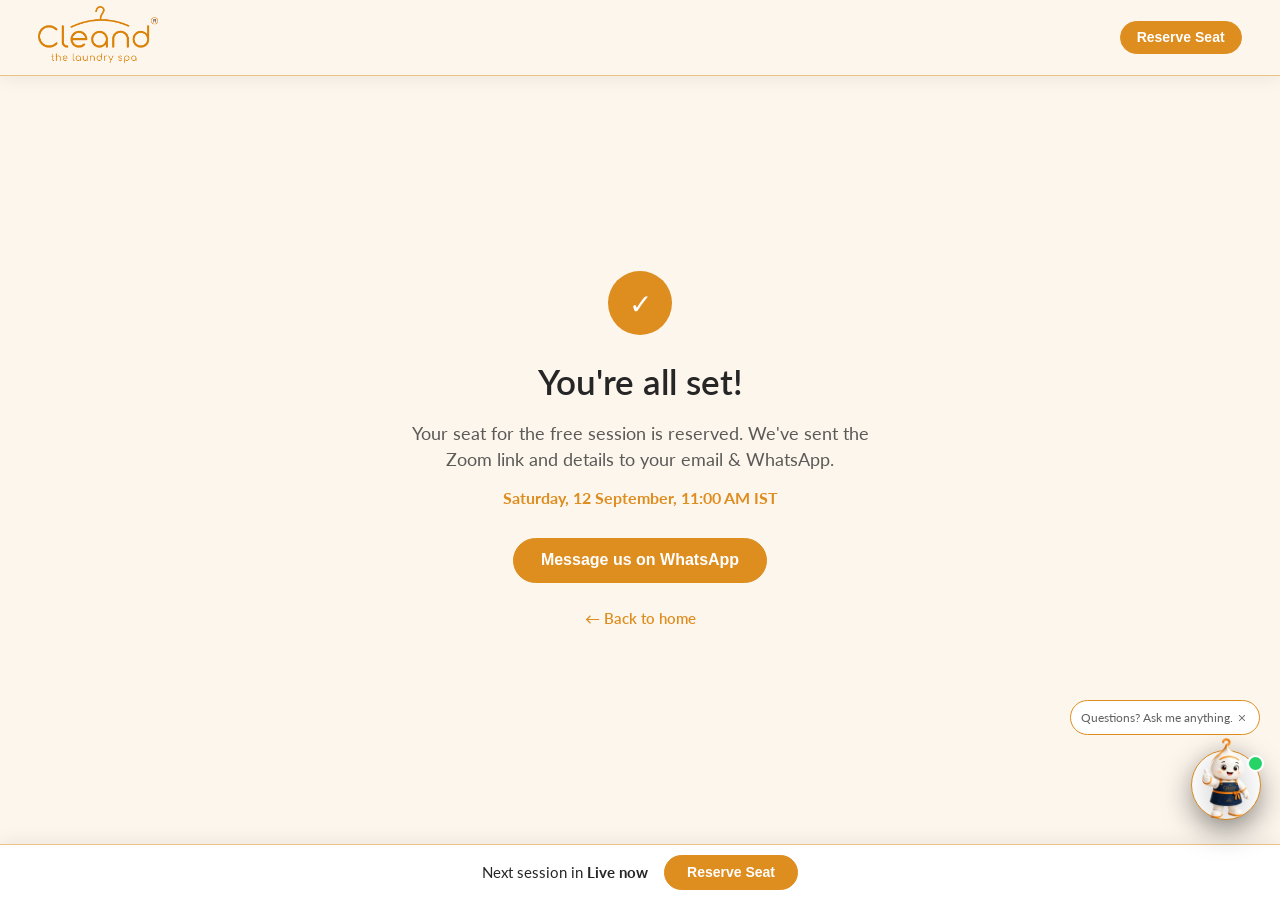
<file: b2b-laundry-franchise-new/thank-you.html>
<!DOCTYPE html>
<html lang="en">
<head>
<title>You're All Set! — Cleand</title>
 <meta charset="UTF-8">
  <meta name="viewport" content="width=device-width, initial-scale=1.0">
  <title>Cleand — Own the Laundry Spa</title>
  <link rel="icon" type="image/png" href="/images/cleand-favicon.png">
  <link rel="preconnect" href="https://fonts.googleapis.com">
  <link rel="preconnect" href="https://fonts.gstatic.com" crossorigin>
  <link
    href="https://fonts.googleapis.com/css2?family=Lato:ital,wght@0,100;0,300;0,400;0,700;0,900;1,100;1,300;1,400;1,700;1,900&display=swap"
    rel="stylesheet">
  <link rel="stylesheet" href="https://cdn.jsdelivr.net/npm/bootstrap-icons@1.11.3/font/bootstrap-icons.css">
  <link rel="stylesheet" href="b2b-landing-page-new.css">
</head>
<body>

    <header class="site-header">
    <div class="container header-inner">
      <div class="logo">
        <img src="img/cleand-R-logo.png" alt="CLEAND logo" width="120" height="40">
      </div>
      <a href="#reserve" class="btn btn-primary">Reserve Seat</a>
    </div>
  </header>

  <section class="thankyou-page">
    <div class="container thankyou-container">
      <div class="thankyou-icon">&#10003;</div>
      <h2 class="thankyou-title">You're all set!</h2>
      <p class="thankyou-text">
        Your seat for the free session is reserved. We've sent the Zoom link and details to your email &amp; WhatsApp.
      </p>
      <p class="thankyou-meta">Saturday, 12 September, 11:00 AM IST</p>
      <a href="https://wa.me/919987967822" class="btn btn-primary" target="_blank" rel="noopener">Message us on WhatsApp</a>
      <br><br>
      <a href="b2b-landing-page-new.html" class="reserve-whatsapp">&larr; Back to home</a>
    </div>
  </section>

  <div class="sticky-bar" id="stickyBar">
    <div class="container sticky-bar-inner">
      <span class="sticky-bar-text">
        Next session in <strong id="stickyCountdown">—</strong>
      </span>
      <a href="#reserve" class="btn btn-primary sticky-bar-btn">Reserve Seat</a>
    </div>
  </div>



  <div class="clee-widget" id="cleeWidget">

    <!-- Floating launcher button -->
    <button class="clee-launcher" id="cleeLauncher" type="button"
      aria-label="Chat with Clee, Cleand's franchise assistant">
      <span class="clee-bounce">
        <img src="img/whatsapp-clee.webp" alt="Clee mascot" class="clee-wiggle">
      </span>
      <span class="clee-online-dot"></span>
    </button>
    <div class="clee-text" id="cleeText">
      Questions? Ask me anything.
      <i class="bi bi-x" id="cleeTextClose"></i>
    </div>

    <!-- Chat panel -->
    <div class="clee-panel" id="cleePanel">

      <div class="clee-panel-header">
        <div class="clee-panel-identity">
          <img src="img/whatsapp-clee.webp" alt="Clee" class="clee-avatar">
          <div>
            <span class="clee-name">Clee</span>
            <span class="clee-subtitle"> AI Assistant</span>
          </div>
        </div>
        <button class="clee-close" id="cleeClose" type="button" aria-label="Close chat">
          <i class="bi bi-x-lg"></i>
        </button>
      </div>

      <div class="clee-panel-body">
        <div class="clee-message">
          Hi, I'm Clee. Ask me about investment, returns, MSME loan help or whether your city is open.
        </div>

        <div class="clee-quick-replies">
          <button class="clee-chip" type="button" data-msg="Tell me about investment and ROI">Investment &amp;
            ROI</button>
          <button class="clee-chip" type="button" data-msg="I need MSME loan help">MSME loan help</button>
          <button class="clee-chip" type="button" data-msg="Is my city open for Cleand?">Is my city open?</button>
          <button class="clee-chip" type="button" data-msg="How passive is this business?">How passive is it?</button>
        </div>

        <form class="clee-input-row" id="cleeForm">
          <input type="text" class="clee-input" id="cleeInput" placeholder="Ask about ROI, loans, your city…"
            autocomplete="off">
          <button type="submit" class="btn btn-primary clee-send">Send</button>
        </form>
      </div>

      <a href="#" class="clee-whatsapp-cta" id="cleeWhatsappCta" target="_blank" rel="noopener">
        Continue on WhatsApp ›
      </a>

    </div>

  </div>

  <!-- whatsapp bot -->
  <script>
    (function () {
      var widget = document.getElementById('cleeWidget');
      var launcher = document.getElementById('cleeLauncher');
      var panel = document.getElementById('cleePanel');
      var closeBtn = document.getElementById('cleeClose');
      var form = document.getElementById('cleeForm');
      var input = document.getElementById('cleeInput');
      var whatsappCta = document.getElementById('cleeWhatsappCta');

      var WHATSAPP_NUMBER = '919987967822';

      function buildWhatsappLink(message) {
        var text = message || "Hi Clee, I'd like to know more about the Cleand franchise.";
        return 'https://wa.me/' + WHATSAPP_NUMBER + '?text=' + encodeURIComponent(text);
      }

      whatsappCta.href = buildWhatsappLink();

      function openPanel() {
        widget.classList.add('is-open');
      }

      function closePanel() {
        widget.classList.remove('is-open');
      }

      launcher.addEventListener('click', function (e) {
        e.stopPropagation();
        if (widget.classList.contains('is-open')) {
          closePanel();
        } else {
          openPanel();
        }
      });

      closeBtn.addEventListener('click', function (e) {
        e.stopPropagation();
        closePanel();
      });

      panel.addEventListener('click', function (e) {
        e.stopPropagation();
      });

      document.addEventListener('click', function () {
        closePanel();
      });

      document.addEventListener('keydown', function (e) {
        if (e.key === 'Escape') closePanel();
      });

      // Quick-reply chips hand the pre-filled message straight to WhatsApp
      document.querySelectorAll('.clee-chip').forEach(function (chip) {
        chip.addEventListener('click', function () {
          var msg = chip.getAttribute('data-msg');
          window.open(buildWhatsappLink(msg), '_blank', 'noopener');
        });
      });

      // Typed message also hands off to WhatsApp
      form.addEventListener('submit', function (e) {
        e.preventDefault();
        var msg = input.value.trim();
        if (!msg) return;
        window.open(buildWhatsappLink(msg), '_blank', 'noopener');
        input.value = '';
      });

      var cleeText = document.getElementById('cleeText');
      var cleeTextClose = document.getElementById('cleeTextClose');

      // Hide message when X is clicked
      cleeTextClose.addEventListener('click', function (e) {

        e.stopPropagation();

        cleeText.classList.add('clee-text-hidden');

        // Show again after 20 seconds
        setTimeout(function () {
          cleeText.classList.remove('clee-text-hidden');
        }, 20000);

      });

    })();
  </script>

  <!-- reserve countdown -->
  <script>
    (function () {
      var target = new Date('2026-09-12T11:00:00+05:30').getTime();

      var reserveCountdownEl = document.getElementById('reserveCountdown');
      var stickyCountdownEl = document.getElementById('stickyCountdown');

      function tick() {
        var now = Date.now();
        var diff = target - now;

        if (diff <= 0) {
          if (reserveCountdownEl) reserveCountdownEl.textContent = 'Session is live now';
          if (stickyCountdownEl) stickyCountdownEl.textContent = 'Live now';
          clearInterval(timer);
          return;
        }

        var d = Math.floor(diff / (1000 * 60 * 60 * 24));
        var h = Math.floor((diff / (1000 * 60 * 60)) % 24);
        var m = Math.floor((diff / (1000 * 60)) % 60);
        var s = Math.floor((diff / 1000) % 60);

        if (reserveCountdownEl) {
          reserveCountdownEl.textContent = 'Starts in ' + d + 'd ' + h + 'h ' + m + 'm ' + s + 's';
        }
        if (stickyCountdownEl) {
          stickyCountdownEl.textContent = d + 'd ' + h + 'h ' + m + 'm ' + s + 's';
        }
      }

      tick();
      var timer = setInterval(tick, 1000);
    })();
  </script>

</body>
</html>
</file>
<file: b2b-laundry-franchise-new/b2b-landing-page-new.css>
:root {
    --primary-color: #de8d1f;
    --secondry-color: #edc083;
    --text-gray: #262626;
    --bg-light: #fdf6ed;
    --white: #ffffff;
}

* {
    box-sizing: border-box;
}

html,
body {
    margin: 0;
    padding: 0;
    scroll-behavior: smooth;
}

body {
    background-color: var(--bg-light);
    color: var(--text-gray);
    font-family: "Lato", sans-serif;
    line-height: 1.5;
    -webkit-font-smoothing: antialiased;
}

a {
    text-decoration: none;
    color: inherit;
}

.container {
    width: 94%;
    max-width: 1250px;
    margin: auto;
}

/* ---------------------------------- */
/* Buttons                            */
/* ---------------------------------- */

.btn {
    display: inline-flex;
    align-items: center;
    justify-content: center;
    font-family: "Inter", -apple-system, BlinkMacSystemFont, sans-serif;
    font-weight: 600;
    font-size: 1rem;
    border-radius: 40px;
    padding: 0.6rem 1.7rem;
    cursor: pointer;
    transition: background-color 0.15s ease, border-color 0.15s ease, transform 0.05s ease;
    white-space: nowrap;
}

.btn:active {
    transform: translateY(1px);
}

.btn-outline {
    background: transparent;
    border: 1px solid var(--primary-color);
    color: var(--primary-color);
    padding: 0.4rem 1.4rem;
    font-size: 0.875rem;
}

.btn-outline:hover {
    background-color: rgba(212, 169, 74, 0.1);
}

.btn-primary {
    background-color: var(--primary-color);
    border: 1px solid var(--primary-color);
    color: var(--white);
}

.btn-primary:hover {
    background-color: #ffe8c7;
    color: var(--text-gray);
}

/* ---------------------------------- */
/* Header                             */
/* ---------------------------------- */

.site-header {
    border-bottom: 1px solid var(--secondry-color);
    position: fixed;
    width: 100%;
    background-color: var(--bg-light);
    z-index: 500;
    box-shadow: 0 4px 16px rgba(0, 0, 0, 0.06);
}

.header-inner {
    display: flex;
    align-items: center;
    justify-content: space-between;
    padding-top: 0.4rem;
    padding-bottom: 0.4rem;
}

.logo {
    width: 120px;
}

.logo img {
    width: 100%;
    height: 100%;
}

.site-header .btn-primary {
    padding: 0.3rem 1rem;
    font-size: 0.875rem;
}

/* ---------------------------------- */
/* Hero                                */
/* ---------------------------------- */

.hero {
    padding-top: 9rem;
    padding-bottom: 5rem;
}

.hero-inner {
    display: flex;
    flex-direction: column;
    gap: 4rem;
    align-items: center;
    justify-content: center;
    text-align: center;
}

.hero-content {
    display: flex;
    flex-direction: column;
    align-items: center;
}

.pill {
    display: inline-block;
    font-size: 0.90rem;
    font-weight: 600;
    letter-spacing: 0.5px;
    color: var(--primary-color);
    margin-bottom: 1.2rem;
}

.hero-title {
    font-weight: 700;
    font-size: 4rem;
    line-height: 1.1;
    letter-spacing: -0.01em;
    color: var(--text-gray);
    margin: 0 0 1.2rem 0;
}

.hero-subtitle {
    font-size: 1.2rem;
    line-height: 1.55;
    color: var(--text-gray);
    opacity: 0.8;
    max-width: 500px;
    margin: 0 0 1.3rem 0;
}

.hero-cta-actions {
    display: flex;
    align-items: center;
    justify-content: center;
    flex-wrap: wrap;
    gap: 1.25rem;
    margin-top: 10px;
}

.session-note {
    font-size: 0.85rem;
    opacity: 0.7;
    color: var(--text-gray);
    margin: 1rem 0 0 0;
}


/* ---------------------------------- */
/* Hero media                         */
/* ---------------------------------- */

.hero-media {
    display: flex;
}

.media-placeholder {
    width: 100%;
    max-width: 1000px;
    aspect-ratio: 12 / 6.5;
    background-color: var(--white);
    border: 2px solid var(--secondry-color);
    border-radius: 14px;
    overflow: hidden;
}

.media-placeholder img {
    width: 100%;
    height: 100%;
    object-fit: cover;
    object-position: top;
}

.stats {
    display: flex;
    align-items: center;
    gap: 0.8rem;
}

.stat {
    display: flex;
    flex-direction: column;
    align-items: center;
    padding: 0rem 1.6rem;
    gap: 0rem;
}

.stat-number {
    font-weight: 800;
    font-size: 2.4rem;
    color: var(--primary-color);
}

.stat-label {
    font-size: 0.85rem;
    font-weight: 600;
    opacity: 0.7;
    letter-spacing: 0.5px;
    color: var(--text-gray);
}

.stat-devider {
    width: 1px;
    height: 70px;
    background: #8a8a8a49;
}

/* ==========================================================================
   Responsive
   ========================================================================== */

@media (max-width: 800px) {
    .hero {
        padding-top: 7rem;
        padding-bottom: 3rem;
    }

    .hero-title {
        font-size: 3rem;
    }

}

@media (max-width: 560px) {

    .hero-cta-actions {
        flex-direction: column;
        gap: 0.85rem;
    }

}

@media (max-width: 500px) {

    .logo {
        width: 100px;
    }

    .btn-outline {
        padding: 0.5rem 1rem;
    }

    .hero-title {
        font-size: 2.4rem;
    }

    .stat-number {
        font-size: 1.8rem;
    }

    .stat-devider {
        height: 60px;
    }

    .hero {
        padding-top: 6rem;
        padding-bottom: 1.75rem;
    }

    .hero-inner {
        gap: 1.75rem;
    }

    .stats {
        flex-wrap: wrap;
        justify-content: center;
    }

}

@media (max-width: 400px) {
    .stat {
        padding: 0rem .3rem;
    }
}












/* ---------------------------------- */
/* Celebrities                        */
/* ---------------------------------- */

.celebrities {
    padding: 5rem 0 5rem;
    border-top: 1px solid var(--secondry-color);
}

.celebrities .container {
    text-align: center;
}

.section-title {
    font-weight: 800;
    font-size: 2.6rem;
    line-height: 1.2;
    color: var(--text-gray);
    /* margin: 0 0 2.5rem 0; */
    margin: 0;
    margin-bottom: 10px;
}

.section-desc {
    font-size: 1.05rem;
    line-height: 1.55;
    color: var(--text-gray);
    opacity: 0.8;
    max-width: 800px;
    margin: 0 auto 2.5rem auto;
}

/* Marquee viewport — full width, clips the scrolling track */
.marquee {
    width: 100%;
    /* max-width: 1300px; */
    margin: auto;
    overflow: hidden;
}

.marquee-track {
    display: flex;
    gap: 1rem;
    width: max-content;
    animation: marquee-scroll 32s linear infinite;
}

.marquee:hover .marquee-track {
    animation-play-state: paused;
}

@keyframes marquee-scroll {
    from {
        transform: translateX(0);
    }

    to {
        transform: translateX(-50%);
    }
}

.celeb-card {
    position: relative;
    flex: 0 0 auto;
    width: 200px;
    overflow: hidden;
    background-color: var(--white);
    border: 1px solid var(--secondry-color);
    display: block;
}

.celeb-card img {
    width: 100%;
    height: 100%;
    object-fit: cover;
    object-position: top center;
    display: block;
    transition: transform 0.4s ease;
}

.celeb-card:hover img {
    transform: scale(1.06);
}

.celeb-overlay {
    position: absolute;
    left: 0;
    right: 0;
    bottom: 0;
    padding: 1.75rem 1rem 0.9rem;
    display: flex;
    flex-direction: column;
    gap: 0.15rem;
    background: linear-gradient(to top, rgba(0, 0, 0, 0.95) 0%, rgba(0, 0, 0, 0.55) 55%, transparent 100%);
}

.celeb-name {
    font-size: 0.9375rem;
    font-weight: 700;
    color: var(--white);
}

.celeb-role {
    font-size: 0.75rem;
    color: var(--secondry-color);
}

@media (prefers-reduced-motion: reduce) {
    .marquee-track {
        animation: none;
    }
}

/* Responsive */
@media (max-width: 800px) {
    .celebrities {
        padding: 3rem 0 3rem;
    }

    .section-title {
        font-size: 2rem;
    }

    .celeb-card {
        width: 170px;
    }
}

@media (max-width: 500px) {
    .celebrities {
        padding: 2.5rem 0 3rem;
    }

    .section-title {
        font-size: 1.7rem;
    }

    .celeb-card {
        width: 140px;
    }

    .marquee-track {
        gap: 0.85rem;
        animation-duration: 22s;
    }
}












/* ---------------------------------- */
/* Video section                      */
/* ---------------------------------- */

.video-section {
    padding: 4rem 0 4rem;
    border-top: 1px solid var(--secondry-color);
}

.video-inner {
    display: flex;
    flex-direction: column;
    gap: 2rem;
    align-items: center;
}

.video-content {
    display: flex;
    flex-direction: column;
    align-items: center;
    text-align: center;
}

.video-title {
    font-weight: 600;
    font-size: 2.6rem;
    line-height: 1.2;
    color: var(--text-gray);
    margin: 0;
}

.video-subtitle {
    font-size: 1.05rem;
    opacity: 0.8;
    line-height: 1.55;
    color: var(--text-gray);
    margin: 0;
    margin-top: 10px;
}

.video-thumb {
    position: relative;
    width: 100%;
    max-width: 950px;
    aspect-ratio: 16 / 9;
    border-radius: 14px;
    overflow: hidden;
    background-color: #000;
    border: 1px solid var(--secondry-color);
    cursor: pointer;
    order: 2;
}

.video-thumb img {
    width: 100%;
    height: 100%;
    object-fit: cover;
    display: block;
    opacity: 0.5;
}

.video-thumb iframe {
    width: 100%;
    height: 100%;
    border: 0;
    display: block;
}

.video-play-btn {
    position: absolute;
    top: 50%;
    left: 50%;
    transform: translate(-50%, -50%);
    width: 64px;
    height: 64px;
    border-radius: 50%;
    border: 1.5px solid var(--primary-color);
    background-color: rgba(255, 255, 255, 0.9);
    color: var(--primary-color);
    display: flex;
    align-items: center;
    justify-content: center;
    cursor: pointer;
    transition: background-color 0.15s ease, transform 0.15s ease;
}

.video-play-btn svg {
    margin-left: 3px;
}

.video-thumb:hover .video-play-btn {
    background-color: var(--white);
    transform: translate(-50%, -50%) scale(1.06);
}

.video-thumb.is-playing .video-play-btn {
    display: none;
}

/* Responsive */
@media (max-width: 800px) {

    .video-section {
        padding: 3rem 0 3rem;
    }

    .video-title {
        font-size: 2rem;
        line-height: 1.2;
    }

}

@media (max-width: 500px) {
    .video-section {
        padding: 2.5rem 0 3rem;
    }

    .video-play-btn {
        width: 52px;
        height: 52px;
    }
}










/* ---------------------------------- */
/* Session topics                     */
/* ---------------------------------- */

.session-topics {
    padding: 4rem 0 4rem;
    border-top: 1px solid var(--secondry-color);
}

.session-topics-header {
    text-align: center;
    margin-bottom: 3rem;
}

.topics-grid {
    display: flex;
    flex-direction: column;
    justify-content: center;
    align-items: center;
    gap: 1.25rem;
    margin-bottom: 1.5rem;
}

.topic-card {
    max-width: 616px;
    transition: transform 0.15s ease;
    border-bottom: 1px solid #1a1a1a3a;
    padding-bottom: 1.5rem;
    display: flex;
    gap: 2rem;
}

.topic-card:hover {
    border-color: var(--primary-color);
    transform: translateY(-2px);
}

.topic-number {
    display: block;
    font-weight: 700;
    font-size: 1rem;
    color: var(--primary-color);
    margin-bottom: 0.5rem;
}

.topic-title {
    font-size: 1.1rem;
    font-weight: 700;
    color: var(--text-gray);
    margin: 0 0 0.4rem 0;
}

.topic-desc {
    font-size: 0.95rem;
    line-height: 1.5;
    color: var(--text-gray);
    opacity: 0.75;
    margin: 0;
}

.session-topics-cta {
    display: flex;
    justify-content: center;
}

/* Responsive */
@media (max-width: 900px) {
    .session-topics {
        padding: 3rem 0 3rem;
    }
}

@media (max-width: 575px) {

    .session-topics {
        padding: 2.5rem 0 3rem;
    }
}










/* ---------------------------------- */
/* Funding / marketing support        */
/* ---------------------------------- */

.funding-section {
    padding: 4rem 0 4rem;
    border-top: 1px solid var(--secondry-color);
}

.section-eyebrow {
    display: block;
    font-size: 0.95rem;
    font-weight: 600;
    letter-spacing: 0.08px;
    color: var(--primary-color);
    margin-bottom: 0.5rem;
}

.funding-section .section-title {
    font-size: 3.5rem;
}

.funding-section .section-subtitle {
    opacity: 0.8;
    font-size: 1.1rem;
}

.funding-grid {
    display: flex;
    flex-wrap: wrap;
    justify-content: center;
    gap: 1.5rem;
    margin: auto;
    margin-top: 2.5rem;
    max-width: 900px;
}

.funding-card {
    flex: 1 1 calc(50% - 1.5rem);
    max-width: 560px;
    background-color: var(--white);
    border: 1px solid var(--secondry-color);
    border-radius: 16px;
    padding: 1.5rem;
    transition: border-color 0.15s ease, transform 0.15s ease;
}

.funding-card:hover {
    border-color: var(--primary-color);
    transform: translateY(-3px);
}

.funding-label {
    display: block;
    font-size: 0.9rem;
    font-weight: 700;
    letter-spacing: 0.03em;
    color: var(--primary-color);
    margin-bottom: 0.6rem;
}

.funding-card-title {
    font-size: 1.3rem;
    font-weight: 700;
    line-height: 1.3;
    color: var(--text-gray);
    margin: 0 0 0.75rem 0;
}

.funding-card-desc {
    font-size: 0.95rem;
    line-height: 1.6;
    color: var(--text-gray);
    opacity: 0.8;
    margin: 0;
}

/* Responsive */


@media (max-width: 900px) {
    .funding-section {
        padding: 3rem 0 3rem;
    }

    .funding-section .section-title {
        font-size: 2rem;
    }

}

@media (max-width: 560px) {
    .funding-section {
        padding: 2.5rem 0 3rem;
    }

    .funding-card {
        flex: 1 1 100%;
        padding: 1.5rem;
    }
}











/* ---------------------------------- */
/* Technology section                 */
/* ---------------------------------- */

.tech-section {
    padding: 4rem 0 4rem;
    border-top: 1px solid var(--secondry-color);
}

.tech-section .section-subtitle {
    opacity: 0.8;
    font-size: 1.1rem;
}

.tech-grid {
    display: grid;
    grid-template-columns: repeat(4, 1fr);
    gap: 1rem;
    margin: auto;
    margin-top: -2.5rem;
    max-width: 1000px;
}

.tech-card {
    background-color: var(--white);
    border: 1px solid var(--secondry-color);
    border-radius: 14px;
    padding: 1.5rem;
    transition: border-color 0.15s ease, transform 0.15s ease;
}

.tech-card:hover {
    border-color: var(--primary-color);
    transform: translateY(-3px);
}

.tech-card-title {
    font-size: 1.1rem;
    font-weight: 700;
    line-height: 1.3;
    color: var(--text-gray);
    margin: 0 0 0.5rem 0;
}

.tech-card-desc {
    font-size: 0.9rem;
    line-height: 1.55;
    color: var(--text-gray);
    opacity: 0.9;
    margin: 0;
}

/* Owner CRM highlighted panel */
.crm-panel {
    display: grid;
    grid-template-columns: 1fr 1fr;
    gap: 2.5rem;
    align-items: center;
    background-color: var(--white);
    border: 1px solid var(--secondry-color);
    border-radius: 16px;
    margin: auto;
    padding: 2.25rem;
    margin-top: 1.25rem;
    max-width: 1000px;
}

.crm-panel-title {
    font-size: 1.6rem;
    font-weight: 700;
    line-height: 1.3;
    color: var(--text-gray);
    margin: 0 0 0.75rem 0;
}

.crm-panel-stats {
    display: flex;
    flex-direction: column;
    gap: 0.75rem;
}

.crm-stat-row {
    display: flex;
    align-items: center;
    justify-content: space-between;
    background-color: var(--bg-light);
    border-radius: 10px;
    border: 1px solid #de8f1f63;
    padding: 0.8rem 1.25rem;
}

.crm-stat-label {
    font-size: 0.95rem;
    color: var(--text-gray);
}

.crm-stat-value {
    font-size: 1.1rem;
    font-weight: 700;
    color: var(--text-gray);
}

.crm-stat-note {
    font-size: 0.85rem;
    color: var(--text-gray);
    opacity: 0.85;
    margin-top: 0.25rem;
}

/* Responsive */
@media (max-width: 1000px) {
    .tech-section {
        padding: 3rem 0 3rem;
    }

    .tech-grid {
        grid-template-columns: repeat(2, 1fr);
    }
}

@media (max-width: 800px) {

    .crm-panel {
        grid-template-columns: 1fr;
        gap: 1.75rem;
        padding: 1.75rem;
    }
}

@media (max-width: 560px) {
    .tech-section {
        padding: 2.5rem 0 3rem;
    }

    .tech-grid {
        grid-template-columns: 1fr;
    }

    .crm-panel-title {
        font-size: 1.3rem;
    }
}











/* ---------------------------------- */
/* Meet your team                     */
/* ---------------------------------- */

.team-section {
    padding: 4rem 0 4rem;
    border-top: 1px solid var(--secondry-color);
}

.team-inner {
    display: grid;
    grid-template-columns: 1fr 1.15fr;
    gap: 3rem;
    align-items: center;
    max-width: 1000px;
}

.team-photo {
    width: 100%;
    aspect-ratio: 16 / 10;
    border-radius: 14px;
    overflow: hidden;
    background-color: var(--white);
    border: 1px solid var(--secondry-color);
}

.team-photo img {
    width: 100%;
    height: 100%;
    object-fit: cover;
    object-position: top center;
    display: block;
}

.team-content {
    display: flex;
    flex-direction: column;
    align-items: flex-start;
}

.team-title {
    font-weight: 800;
    font-size: 2.6rem;
    line-height: 1.3;
    color: var(--text-gray);
    margin: 0;
    margin-bottom: 10px;
}

.team-desc {
    font-size: 1.1rem;
    line-height: 1.6;
    color: var(--text-gray);
    opacity: 0.85;
    max-width: 50ch;
    margin: 0 0 1.5rem 0;
}

.team-badges {
    display: flex;
    flex-wrap: wrap;
    align-items: center;
    gap: 0.4rem;
    font-size: 0.9rem;
}

.badge-pill {
    display: inline-block;
    font-size: 0.95rem;
    font-weight: 600;
    letter-spacing: 0.05px;
}

.badge-pill2 {
    opacity: 0.8;
}



/* Responsive */
@media (max-width: 800px) {
    .team-section {
        padding: 3rem 0 3rem;
    }

    .team-inner {
        grid-template-columns: 1fr;
        gap: 1.75rem;
    }

    .team-photo {
        max-width: 100%;
        margin: auto;
    }

    .team-content {
        align-items: center;
        text-align: center;
    }

    .team-title {
        font-size: 2rem;
    }

    .team-desc {
        max-width: 100%;
        margin: 0 0 1.5rem 0;
    }

    .team-badges {
        justify-content: center;
    }

}

@media (max-width: 560px) {
    .team-section {
        padding: 2.5rem 0 3rem;
    }
}










/* ---------------------------------- */
/* Partner testimonials               */
/* ---------------------------------- */

.testimonials-section {
    padding: 4rem 0 4rem;
    border-top: 1px solid var(--secondry-color);
}

.testimonials-grid {
    display: flex;
    flex-wrap: wrap;
    justify-content: center;
    gap: 1rem;
    margin: auto;
    max-width: 1000px;
}

.testimonial-card {
    flex: 1 1 calc(33.333% - 1.25rem);
    max-width: calc(33.333% - 1.25rem);
    background-color: var(--white);
    border: 1px solid var(--secondry-color);
    border-radius: 12px;
    padding: 1.5rem;
    transition: border-color 0.15s ease, transform 0.15s ease;
}

.testimonial-card:hover {
    border-color: var(--primary-color);
    transform: translateY(-2px);
}

.testimonial-quote {
    font-style: italic;
    font-size: 1.0625rem;
    line-height: 1.5;
    opacity: 0.9;
    color: var(--text-gray);
    margin: 0 0 1.25rem 0;
}

.testimonial-meta {
    display: block;
    font-size: 0.85rem;
    font-weight: 600;
    letter-spacing: 0.05px;
    color: var(--primary-color);
    opacity: 0.85;
}

/* ---------------------------------- */
/* Video testimonials carousel        */
/* ---------------------------------- */

/* .vt-video-grid {
    display: grid;
    grid-template-columns: repeat(4, 1fr);
    gap: 1.25rem;
    margin: auto;
    margin-top: 2.5rem;
    max-width: 1000px;
}
.video-card {
    position: relative;
    width: 100%;
    aspect-ratio: 3 / 4;
    border-radius: 14px;
    overflow: hidden;
    display: block;
    background-color: #1a1a1a;
    text-decoration: none;
}

.video-card img {
    width: 100%;
    height: 100%;
    object-fit: cover;
    display: block;
    transition: transform 0.4s ease;
}

.video-card::after {
    content: "";
    position: absolute;
    inset: 0;
    background: linear-gradient(to top,
            rgba(0, 0, 0, 0.75) 0%,
            rgba(0, 0, 0, 0.15) 40%,
            rgba(0, 0, 0, 0.35) 100%);
}

.video-card:hover img {
    transform: scale(1.05);
}

.video-card-play {
    position: absolute;
    top: 50%;
    left: 50%;
    transform: translate(-50%, -50%);
    width: 54px;
    height: 54px;
    border-radius: 50%;
    background-color: var(--secondry-color);
    color: var(--text-gray);
    display: flex;
    align-items: center;
    justify-content: center;
    font-size: 1.7rem;
    z-index: 2;
    transition:
        background-color 0.15s ease,
        transform 0.15s ease;
}

.video-card:hover .video-card-play {
    background-color: var(--white);
    transform: translate(-50%, -50%) scale(1.08);
}

.video-card-meta {
    position: absolute;
    left: 1rem;
    bottom: 1rem;
    z-index: 2;
    font-size: 0.9rem;
    font-weight: 600;
    color: var(--white);
} */


/* ---------------------------------- */
/* Video testimonials carousel        */
/* ---------------------------------- */

.vt-carousel {
    position: relative;
    margin: auto;
    margin-top: 2.5rem;
    padding: 0 56px;
    max-width: 1100px;
}

.vt-arrow {
    position: absolute;
    top: 50%;
    transform: translateY(-50%);
    width: 44px;
    height: 44px;
    border-radius: 50%;
    border: 1px solid var(--secondry-color);
    background-color: var(--white);
    color: var(--primary-color);
    display: flex;
    align-items: center;
    justify-content: center;
    font-size: 1.1rem;
    cursor: pointer;
    z-index: 3;
    box-shadow: 0 4px 12px rgba(0, 0, 0, 0.12);
    transition: border-color 0.15s ease, background-color 0.15s ease;
}

.vt-arrow-left {
    left: 0;
}

.vt-arrow-right {
    right: 0;
}

.vt-arrow:hover:not(:disabled) {
    border-color: var(--primary-color);
}

.vt-arrow:disabled {
    opacity: 0.35;
    cursor: default;
}

.vt-viewport {
    overflow-x: auto;
    scroll-snap-type: x mandatory;
    scrollbar-width: none;
    -ms-overflow-style: none;
}

.vt-viewport::-webkit-scrollbar {
    display: none;
}

.vt-track {
    display: flex;
    gap: 1.25rem;
}

.video-card {
    position: relative;
    flex: 0 0 calc(25% - 0.9375rem);
    aspect-ratio: 3 / 4;
    border-radius: 14px;
    overflow: hidden;
    scroll-snap-align: start;
    display: block;
    background-color: #000000;
}

.video-card img {
    width: 100%;
    height: 100%;
    object-fit: cover;
    object-position: left;
    display: block;
    transition: transform 0.4s ease;
    opacity: 0.5;
}

.video-card:hover img {
    transform: scale(1.05);
}

.video-card-play {
    position: absolute;
    top: 50%;
    left: 50%;
    transform: translate(-50%, -50%);
    width: 54px;
    height: 54px;
    border-radius: 50%;
    background-color: var(--secondry-color);
    color: var(--text-gray);
    display: flex;
    align-items: center;
    justify-content: center;
    font-size: 1.7rem;
    z-index: 2;
    transition: background-color 0.15s ease, transform 0.15s ease;
}

.video-card:hover .video-card-play {
    background-color: var(--white);
    transform: translate(-50%, -50%) scale(1.08);
}

.video-card-meta {
    position: absolute;
    left: 1rem;
    bottom: 1rem;
    z-index: 2;
    font-size: 0.9rem;
    font-weight: 600;
    color: var(--white);
}

/* Responsive: 4 -> 3 -> 2 -> 1.2 cards visible */
@media (max-width: 1000px) {
    .video-card {
        flex: 0 0 calc(33.333% - 0.85rem);
    }
}

@media (max-width: 875px) {
    .testimonials-section {
        padding: 3rem 0 3rem;
    }

    .testimonial-card {
        flex: 1 1 calc(100% - 1.25rem);
        max-width: calc(100% - 1.25rem);
    }
}


@media (max-width: 700px) {
    .video-card {
        flex: 0 0 calc(50% - 0.65rem);
    }

    .vt-arrow-left {
        left: 0.5rem;
    }

    .vt-arrow-right {
        right: 0.5rem;
    }

    .vt-carousel {
        padding: 0 48px;
    }

    .vt-arrow {
        width: 38px;
        height: 38px;
        font-size: 0.95rem;
    }


}


@media (max-width: 560px) {
    .testimonials-section {
        padding: 2.5rem 0 3rem;
    }

    .testimonial-card {
        flex: 1 1 100%;
        max-width: 100%;
    }
}



@media (max-width: 460px) {
    .video-card {
        flex: 0 0 78%;
    }

    .vt-arrow {
        width: 38px;
        height: 38px;
        font-size: 0.95rem;
    }
}



/* @media (max-width: 875px) {

    .testimonials-section {
        padding: 3rem 0 3rem;
    }

    .testimonial-card {
        flex: 1 1 calc(100% - 1.25rem);
        max-width: calc(100% - 1.25rem);
    }

    .vt-video-grid {
        grid-template-columns: repeat(2, 1fr);
    }
} */



/* @media (max-width: 560px) {
    .testimonials-section {
        padding: 2.5rem 0 3rem;
    }

    .testimonial-card {
        flex: 1 1 100%;
        max-width: 100%;
    }
} */


/* @media (max-width: 440px) {

    .vt-video-grid {
        grid-template-columns: 1fr;
        gap: 1rem;
    }

} */




/* ---------------------------------- */
/* Video modal                        */
/* ---------------------------------- */

.video-modal {
    position: fixed;
    inset: 0;
    z-index: 999;
    display: none;
    align-items: center;
    justify-content: center;
    padding: 1.5rem;
}

.video-modal.is-open {
    display: flex;
}

.video-modal-backdrop {
    position: absolute;
    inset: 0;
    background-color: rgba(0, 0, 0, 0.7);
}

.video-modal-box {
    position: relative;
    width: 100%;
    max-width: 900px;
    z-index: 1;
}

.video-modal-frame {
    width: 100%;
    aspect-ratio: 16 / 9;
    border-radius: 12px;
    overflow: hidden;
    background-color: #000;
}

.video-modal-frame iframe {
    width: 100%;
    height: 100%;
    border: 0;
    display: block;
}

.video-modal-close {
    position: absolute;
    top: -44px;
    right: 0;
    width: 36px;
    height: 36px;
    border-radius: 50%;
    border: none;
    background-color: var(--white);
    color: var(--text-gray);
    display: flex;
    align-items: center;
    justify-content: center;
    cursor: pointer;
    font-size: 1rem;
}















/* ---------------------------------- */
/* Cities section                     */
/* ---------------------------------- */

.cities-section {
    padding: 4rem 0 4rem;
    border-top: 1px solid var(--secondry-color);
}

.cities-grid {
    display: flex;
    flex-wrap: wrap;
    justify-content: center;
    gap: 0.75rem;
    margin: auto;
    margin-top: 2rem;
    max-width: 1000px;
}

.city-pill {
    display: inline-flex;
    align-items: center;
    font-size: 0.9375rem;
    font-weight: 500;
    color: var(--text-gray);
    background-color: var(--white);
    border: 1px solid var(--secondry-color);
    border-radius: 999px;
    padding: 0.6rem 1.25rem;
    transition: all 0.15s ease;
}

.city-pill:hover {
    border-color: var(--primary-color);
    transform: translateY(-2px);
    background-color: var(--primary-color);
    color: var(--white);
}

.city-pill-cta {
    color: var(--white);
    background-color: var(--primary-color);
    border-color: var(--primary-color);
    font-weight: 700;
    cursor: pointer;
}

.city-pill-cta:hover {
    background-color: var(--secondry-color);
    border-color: var(--secondry-color);
    color: var(--text-gray);
}

/* Responsive */
@media (max-width: 560px) {
    .cities-section {
        padding: 2.5rem 0 3rem;
    }

    .cities-grid {
        gap: 0.6rem;
        margin-top: 1.5rem;
    }

    .city-pill {
        font-size: 0.875rem;
        padding: 0.5rem 1rem;
    }
}












/* ---------------------------------- */
/* Pricing section                    */
/* ---------------------------------- */

.pricing-section {
    padding: 4rem 0 4rem;
    border-top: 1px solid var(--secondry-color);
}

.pricing-grid {
    display: flex;
    flex-wrap: wrap;
    justify-content: center;
    gap: 1rem;
    margin: auto;
    margin-top: 2.5rem;
    max-width: 1000px;
}

.pricing-card {
    flex: 1 1 calc(33.333% - 1.5rem);
    min-width: 260px;
    max-width: 340px;
    display: flex;
    flex-direction: column;
    align-items: flex-start;
    background-color: var(--white);
    border: 1px solid var(--secondry-color);
    border-radius: 16px;
    padding: 1.3rem 1.5rem;
    transition: border-color 0.15s ease, transform 0.15s ease, box-shadow 0.15s ease;
}

.pricing-card:hover {
    border-color: var(--primary-color);
    transform: translateY(-3px);
}

.pricing-badge {
    display: inline-block;
    font-size: 0.85rem;
    font-weight: 700;
    letter-spacing: 0.05px;
    color: var(--primary-color);
    margin-bottom: 0.5rem;
}

.pricing-name {
    font-size: 1.5rem;
    font-weight: 800;
    color: var(--text-gray);
    margin: 0 0 0.25rem 0;
}

.pricing-tagline {
    font-size: 0.9375rem;
    color: var(--text-gray);
    opacity: 0.75;
    margin: 0 0 1.5rem 0;
}

.pricing-amount {
    display: block;
    font-size: 2.2rem;
    font-weight: 600;
    color: var(--text-gray);
    line-height: 1.1;
}

.pricing-amount-label {
    display: block;
    font-size: 0.8125rem;
    color: var(--text-gray);
    opacity: 0.6;
    margin-bottom: 1.5rem;
}

.pricing-features {
    list-style: none;
    margin: 0 0 1.5rem 0;
    padding: 0;
    display: flex;
    flex-direction: column;
    gap: 0.35rem;
    opacity: 0.7;
    width: 100%;
}

.pricing-features li {
    font-size: 0.9375rem;
    color: var(--text-gray);
    padding-left: 1.25rem;
    position: relative;
}

.pricing-features li::before {
    content: "";
    position: absolute;
    left: 0;
    top: 0.5em;
    width: 7px;
    height: 7px;
    border-radius: 50%;
    background-color: var(--primary-color);
}

.pricing-btn {
    width: 100%;
    margin-top: auto;
    padding: 0.6rem 1.4rem;
}


.pricing-disclaimer {
    text-align: center;
    font-size: 0.85rem;
    color: var(--text-gray);
    opacity: 0.6;
    margin-top: 2rem;
}

/* Responsive */
@media (max-width: 900px) {
    .pricing-section {
        padding: 3rem 0 3rem;
    }

    .pricing-card {
        flex: 1 1 calc(50% - 1.5rem);
    }

}

@media (max-width: 560px) {
    .pricing-section {
        padding: 2.5rem 0 3rem;
    }

    .pricing-card {
        flex: 1 1 100%;
        max-width: 360px;
    }

    .pricing-amount {
        font-size: 2.1rem;
    }
}












/* ---------------------------------- */
/* Reserve section                    */
/* ---------------------------------- */

.reserve-section {
    padding: 3.5rem 0 4rem;
    border-top: 1px solid var(--secondry-color);
}

.reserve-container {
    max-width: 500px;
}

.reserve-header {
    text-align: center;
    margin-bottom: 2.25rem;
}

.reserve-title {
    font-weight: 600;
    font-size: 2.4rem;
    color: var(--text-gray);
    margin: 0 0 0.75rem 0;
}

.reserve-subtitle {
    font-size: 0.9375rem;
    line-height: 1.5;
    color: var(--text-gray);
    opacity: 0.75;
    margin: 0 0 0.5rem 0;
}

.reserve-countdown {
    font-size: 0.9375rem;
    font-weight: 700;
    color: var(--primary-color);
    margin: 0;
}

.reserve-form {
    display: flex;
    flex-direction: column;
    gap: 0.5rem;
}

.form-section-label {
    font-size: 0.75rem;
    font-weight: 700;
    letter-spacing: 0.08em;
    text-transform: uppercase;
    color: var(--text-gray);
    opacity: 0.55;
    margin-top: 0.5rem;
}

.form-section-label:first-child {
    margin-top: 0;
}

.form-row {
    display: flex;
    gap: 0.85rem;
}

.form-row .form-field {
    flex: 1;
}

.form-field {
    width: 100%;
}

.form-input,
.form-select,
.form-textarea {
    width: 100%;
    font-family: "Inter", -apple-system, BlinkMacSystemFont, sans-serif;
    font-size: 0.9375rem;
    color: var(--text-gray);
    background-color: var(--white);
    border: 1px solid #de8f1f63;
    border-radius: 10px;
    padding: 0.9rem 1.1rem;
    transition: border-color 0.15s ease, background-color 0.15s ease;
    appearance: none;
    -webkit-appearance: none;
}

.form-select {
    background-image: url("data:image/svg+xml;utf8,<svg xmlns='http://www.w3.org/2000/svg' width='14' height='14' viewBox='0 0 24 24' fill='none' stroke='%23353535' stroke-width='2' stroke-linecap='round' stroke-linejoin='round'><polyline points='6 9 12 15 18 9'></polyline></svg>");
    background-repeat: no-repeat;
    background-position: right 1rem center;
    padding-right: 2.5rem;
    cursor: pointer;
}

.form-textarea {
    resize: vertical;
    min-height: 90px;
}

.form-input::placeholder,
.form-textarea::placeholder {
    color: var(--text-gray);
    opacity: 0.55;
}

.form-input:focus,
.form-select:focus,
.form-textarea:focus {
    outline: none;
    border-color: var(--primary-color);
    background-color: var(--white);
}

.form-select:disabled {
    opacity: 0.55;
    cursor: not-allowed;
}

.reserve-submit {
    width: 100%;
    margin-top: 0.5rem;
    padding: 1rem 1.75rem;
    font-size: 1rem;
    border-radius: 12px;
}

.reserve-fine-print {
    text-align: center;
    font-size: 0.9rem;
    color: var(--text-gray);
    opacity: 0.6;
    margin: 0.2rem 0 0 0;
}

.reserve-whatsapp {
    display: block;
    text-align: center;
    font-size: 0.9375rem;
    font-weight: 600;
    color: var(--primary-color);
    margin-top: 0rem;
}

.reserve-whatsapp:hover {
    text-decoration: underline;
}

/* Responsive */
@media (max-width: 560px) {
    .reserve-section {
        padding: 2.5rem 0 3rem;
    }

    .reserve-title {
        font-size: 1.9rem;
    }

    .form-row {
        flex-direction: column;
        gap: 0.85rem;
    }
}












/* ---------------------------------- */
/* FAQ section                        */
/* ---------------------------------- */

.faq-section {
    padding: 3.5rem 0 4rem;
    border-top: 1px solid var(--secondry-color);
}

.faq-container {
    max-width: 700px;
}

.faq-title {
    font-weight: 600;
    font-size: 2.2rem;
    color: var(--text-gray);
    text-align: center;
    margin: 0 0 2rem 0;
}

.faq-list {
    display: flex;
    flex-direction: column;
}

.faq-item {
    border-bottom: 1px solid var(--secondry-color);
}

.faq-question {
    width: 100%;
    display: flex;
    align-items: center;
    justify-content: space-between;
    gap: 1rem;
    background: none;
    border: none;
    cursor: pointer;
    text-align: left;
    font-family: "Inter", -apple-system, BlinkMacSystemFont, sans-serif;
    font-size: 1rem;
    font-weight: 700;
    color: var(--text-gray);
    padding: 1.25rem 0;
}

.faq-icon {
    flex-shrink: 0;
    width: 26px;
    height: 26px;
    border-radius: 50%;
    display: flex;
    align-items: center;
    justify-content: center;
    color: var(--primary-color);
    font-size: 0.85rem;
    transition: transform 0.2s ease;
}

.faq-item.is-open .faq-icon {
    transform: rotate(135deg);
}

.faq-answer {
    max-height: 0;
    overflow: hidden;
    transition: max-height 0.25s ease;
}

.faq-item.is-open .faq-answer {
    max-height: 300px;
}

.faq-answer p {
    font-size: 0.9375rem;
    line-height: 1.6;
    color: var(--text-gray);
    opacity: 0.8;
    margin: 0 0 1.5rem 0;
}

/* Responsive */
@media (max-width: 560px) {
    .faq-section {
        padding: 2.5rem 0 3rem;
    }

    .faq-title {
        font-size: 1.75rem;
    }

    .faq-question {
        font-size: 0.9375rem;
        padding: 1rem 0;
    }
}












/* ---------------------------------- */
/* Closing CTA + footer               */
/* ---------------------------------- */

.closing-cta-section {
    padding: 4rem 0 4rem;
    border-top: 1px solid var(--secondry-color);
}

.closing-cta-container {
    max-width: 700px;
    text-align: center;
    margin-bottom: 4rem;
}

.closing-cta-title {
    font-weight: 800;
    font-size: 2.85rem;
    line-height: 1.15;
    color: var(--text-gray);
    margin: 0 0 1rem 0;
}

.closing-cta-subtitle {
    font-size: 1.1rem;
    line-height: 1.55;
    color: var(--text-gray);
    opacity: 0.75;
    margin: 0 0 2rem 0;
}

.closing-cta-actions {
    display: flex;
    align-items: center;
    justify-content: center;
    flex-wrap: wrap;
    gap: 1.25rem;
    margin-bottom: 2rem;
}

.closing-cta-whatsapp {
    font-size: 0.9375rem;
    font-weight: 600;
    color: var(--primary-color);
}

.closing-cta-whatsapp:hover {
    text-decoration: underline;
}

.closing-footer {
    border-top: 1px solid var(--secondry-color);
    padding-top: 2rem;
}

.closing-footer p {
    font-size: 0.8125rem;
    line-height: 1.6;
    color: var(--text-gray);
    opacity: 0.55;
    margin: 0;
}

.closing-footer p:last-child {
    margin-bottom: 0;
}

/* Responsive */
@media (max-width: 560px) {
    .closing-cta-section {
        padding: 3rem 0 2.5rem;
    }

    .closing-cta-title {
        font-size: 2rem;
    }

    .closing-cta-subtitle {
        font-size: 1rem;
    }

    .closing-cta-actions {
        flex-direction: column;
        gap: 0.85rem;
    }

    .closing-cta-actions .btn-primary {
        width: 100%;
    }
}



.closing-footer-links-container {
    padding-top: 10px;
}
.closing-footer-links {
    display: flex;
    align-items: center;
    justify-content: center;
    gap: 20px;
    color: var(--brand);
    margin-bottom: 10px;
}

.closing-footer-links a {
    transition: all 0.3s ease;
}

.closing-footer-links a:hover {
    transform: scale(1.05);
}











/* ---------------------------------- */
/* Sticky bottom bar                  */
/* ---------------------------------- */

.sticky-bar {
    position: fixed;
    left: 0;
    right: 0;
    bottom: 0;
    z-index: 500;
    background-color: var(--white);
    border-top: 1px solid var(--secondry-color);
    box-shadow: 0 -4px 16px rgba(0, 0, 0, 0.06);
}

.sticky-bar-inner {
    display: flex;
    align-items: center;
    justify-content: center;
    gap: 1rem;
    padding: 0.6rem 0;
}

.sticky-bar-text {
    font-size: 0.9375rem;
    color: var(--text-gray);
}

.sticky-bar-text strong {
    color: var(--text-gray);
    font-weight: 700;
}

.sticky-bar-btn {
    padding: 0.4rem 1.4rem;
    font-size: 0.875rem;
}

/* Responsive */
@media (max-width: 560px) {
    .sticky-bar-inner {
        gap: 0.75rem;
        padding: 0.7rem 0.5rem;
    }

    .sticky-bar-text {
        font-size: 0.8125rem;
    }

    .sticky-bar-text strong {
        display: block;
    }
}

@media (max-width: 500px) {
    .sticky-bar .btn-primary {
        width: auto;
    }

}









/* ---------------------------------- */
/* Clee WhatsApp widget               */
/* ---------------------------------- */

.clee-widget {
    position: fixed;
    right: 1.2rem;
    bottom: 5rem;
    z-index: 900;

    border: 1px solid var(--primary-color);
    border-radius: 50%;
    width: 70px;
    height: 70px;
    background: var(--white);
    box-shadow: 0 10px 30px rgba(0, 0, 0, 0.4);

}

.clee-launcher {
    position: relative;
    width: 80px;
    height: 80px;
    border-radius: 50%;
    border: none;
    background: transparent;
    cursor: pointer;
    padding: 0;
}

.clee-bounce {
    display: block;
    width: 100%;
    height: 100%;
    animation: clee-bounce 10s ease-in-out infinite;
    margin-left: -6px;
    margin-top: -26px;
}

.clee-wiggle {
    display: block;
    width: 100%;
    height: 100%;
    object-fit: contain;
    filter: drop-shadow(0 6px 14px rgba(0, 0, 0, 0.18));
    transform-origin: 50% 100%;
    animation: clee-wiggle 3.4s ease-in-out infinite;
}

@keyframes clee-bounce {

    /* Phase 1 (0–45%): whole doll bounces up and down */
    0% {
        transform: translateY(0);
    }

    12% {
        transform: translateY(-10px);
    }

    24% {
        transform: translateY(0);
    }

    36% {
        transform: translateY(-5px);
    }

    45%,
    100% {
        transform: translateY(0);
    }
}

@keyframes clee-wiggle {

    /* Phase 2 (45–90%): top swings/vibrates left-right, rooted at the base */
    0%,
    45% {
        transform: rotate(0deg);
    }

    52% {
        transform: rotate(-7deg);
    }

    59% {
        transform: rotate(6deg);
    }

    66% {
        transform: rotate(-5deg);
    }

    73% {
        transform: rotate(4deg);
    }

    80% {
        transform: rotate(-2deg);
    }

    87%,
    100% {
        transform: rotate(0deg);
    }
}

.clee-widget.is-open .clee-bounce,
.clee-widget.is-open .clee-wiggle {
    animation: none;
}

.clee-online-dot {
    position: absolute;
    top: 4px;
    right: 8px;
    width: 17px;
    height: 17px;
    border-radius: 50%;
    background-color: #25d366;
    border: 2px solid var(--white);
}

@keyframes clee-float {

    0%,
    100% {
        transform: translateY(0) rotate(0deg);
    }

    50% {
        transform: translateY(-8px) rotate(-3deg);
    }
}


/* Chat panel */
.clee-panel {
    position: absolute;
    right: 0;
    bottom: calc(100% + 1rem);
    width: 340px;
    background-color: var(--white);
    border-radius: 18px;
    box-shadow: 0 16px 48px rgba(0, 0, 0, 0.18);
    overflow: hidden;
    opacity: 0;
    transform: translateY(12px) scale(0.97);
    pointer-events: none;
    transition: opacity 0.18s ease, transform 0.18s ease;
}

.clee-widget.is-open .clee-panel {
    opacity: 1;
    transform: translateY(0) scale(1);
    pointer-events: auto;
}

.clee-panel-header {
    display: flex;
    align-items: center;
    justify-content: space-between;
    gap: 0.75rem;
    padding: 1rem 1.1rem;
    border-bottom: 1px solid var(--secondry-color);
}

.clee-panel-identity {
    display: flex;
    align-items: center;
    gap: 0.65rem;
}

.clee-avatar {
    width: 30px;
    height: auto;
    object-fit: cover;
}

.clee-name {
    display: block;
    font-size: 1.1rem;
    font-weight: 700;
    color: var(--text-gray);
}

.clee-subtitle {
    display: block;
    font-size: 0.85rem;
    color: var(--text-gray);
    opacity: 0.6;
}

.clee-close {
    width: 30px;
    height: 30px;
    border-radius: 50%;
    border: none;
    border: 1px solid var(--primary-color);
    background-color: var(--bg-light);
    color: var(--primary-color);
    display: flex;
    align-items: center;
    justify-content: center;
    cursor: pointer;
    font-size: 0.7rem;
}

.clee-panel-body {
    padding: 1.1rem;
    display: flex;
    flex-direction: column;
    gap: 0.9rem;
}

.clee-message {
    background-color: var(--bg-light);
    border-radius: 14px;
    padding: 0.85rem 1rem;
    font-size: 0.875rem;
    line-height: 1.5;
    color: var(--text-gray);
}

.clee-quick-replies {
    display: flex;
    flex-wrap: wrap;
    gap: 0.5rem;
}

.clee-chip {
    font-size: 0.8125rem;
    font-weight: 500;
    color: var(--text-gray);
    background-color: var(--white);
    border: 1px solid var(--secondry-color);
    border-radius: 999px;
    padding: 0.5rem 0.9rem;
    cursor: pointer;
    transition: border-color 0.15s ease;
}

.clee-chip:hover {
    border-color: var(--primary-color);
}

.clee-input-row {
    display: flex;
    gap: 0.5rem;
}

.clee-input {
    flex: 1;
    font-family: "Inter", -apple-system, BlinkMacSystemFont, sans-serif;
    font-size: 0.875rem;
    color: var(--text-gray);
    background-color: var(--bg-light);
    border: 1px solid var(--primary-color);
    border-radius: 999px;
    padding: 0.7rem 1rem;
}

.clee-input:focus {
    outline: none;
    border-color: var(--primary-color);
    background-color: var(--white);
}

.clee-send {
    padding: 0.6rem 1.25rem;
    font-size: 0.875rem;
    border-radius: 999px;
}

.clee-whatsapp-cta {
    display: block;
    text-align: center;
    background-color: #25d366;
    color: var(--white);
    font-weight: 700;
    font-size: 0.9375rem;
    padding: 0.95rem;
}

.clee-whatsapp-cta:hover {
    background-color: #1fb855;
}

/* Responsive */

@media (max-width: 370px) {
    .clee-input-row {
        flex-direction: column;
        margin-top: 10px;
    }
}





.clee-text {
    position: absolute;
    bottom: 84px;
    right: 0px;
    width: 190px;
    background: #fff;
    border: 1px solid #de8d1f;
    border-radius: 30px;
    padding: 6px 10px;
    font-size: 12px;
    z-index: -1;
    display: flex;
    align-items: center;
    justify-content: space-between;
    color: #1a1a1ab0;
    transition: opacity 0.3s ease, visibility 0.3s ease;
}

.clee-text i {
    font-size: 14px;
    cursor: pointer;
}

.clee-text-hidden {
    opacity: 0;
    visibility: hidden;
    pointer-events: none;
}






















:root {
    --ink: #f5f5f7;
    --ink-2: #b0a99e;
    --ink-3: #86868b;
    --brand: #DB8107;
    --bg: #0b0b0d;
}

.stage {
    position: relative;
    height: 2000px;
    margin-top: -150px;
}

.pin {
    position: sticky;
    top: 0;
    height: 700px;
    display: flex;
    align-items: center;
    justify-content: center;
    overflow: visible;
}

.row {
    display: flex;
    align-items: flex-end;
    justify-content: center;
    gap: 0;
}

.phone {
    will-change: transform;
    flex: none;
}

.phone.left {
    height: 340px;
    margin-right: -13px;
}

.phone.center {
    height: 420px;
    position: relative;
    z-index: 2;
}

.phone.right {
    height: 340px;
    margin-left: -13px;
}

.frame {
    height: 100%;
    padding: 6px;
    border-radius: 26px;
    background: linear-gradient(150deg, #4a4a4e, #1c1c1e);
    box-shadow: 0 30px 60px rgba(0, 0, 0, 0.6);
}

.phone.center .frame {
    padding: 7px;
    border-radius: 32px;
    background: linear-gradient(150deg, #5a5a5e, #1c1c1e);
    box-shadow: 0 40px 80px rgba(0, 0, 0, 0.7);
}

.screen {
    height: 100%;
    aspect-ratio: 9/19.5;
    border-radius: 21px;
    background: var(--bg);
    color: var(--ink);
    padding: 16px 12px;
    overflow: hidden;
}

.phone.center .screen {
    border-radius: 26px;
    padding: 18px 14px;
}

.label {
    font-size: 8px;
    color: var(--ink-3);
    margin-bottom: 10px;
}

.heading {
    font-size: 11px;
    font-weight: 600;
    margin-bottom: 12px;
}

.phone.center .heading {
    font-size: 14px;
    margin-bottom: 14px;
    line-height: 1.2;
}

.card {
    background: rgba(255, 255, 255, 0.07);
    border-radius: 7px;
    padding: 7px 8px;
}

.card+.card {
    margin-top: 6px;
}

.card.active {
    background: rgba(219, 129, 7, 0.16);
    border: 1px solid rgba(219, 129, 7, 0.35);
}

.card .title {
    font-size: 8px;
    font-weight: 600;
}

.card.active .title {
    color: var(--brand);
}

.card .sub {
    font-size: 7px;
    color: var(--ink-3);
}

.card.active .sub {
    color: var(--ink-2);
}

.field {
    background: rgba(255, 255, 255, 0.07);
    border-radius: 10px;
    padding: 10px;
    margin-bottom: 8px;
}

.field .k {
    font-size: 8px;
    color: var(--ink-3);
    margin-bottom: 3px;
}

.field .v {
    font-size: 9px;
    font-weight: 600;
}

.cta {
    background: var(--brand);
    color: #000;
    border-radius: 999px;
    padding: 9px;
    text-align: center;
    font-size: 9px;
    font-weight: 600;
    margin: 12px 0 14px;
}

.step {
    display: flex;
    gap: 7px;
    align-items: center;
    margin-bottom: 7px;
}

.dot {
    width: 5px;
    height: 5px;
    border-radius: 50%;
    background: var(--brand);
    flex: none;
}

.dot.off {
    background: #333;
}

.step span {
    font-size: 8px;
}

.step.off span {
    color: var(--ink-3);
}

.stat {
    background: rgba(255, 255, 255, 0.07);
    border-radius: 7px;
    padding: 8px;
    margin-bottom: 6px;
}

.stat .num {
    font-size: 13px;
    font-weight: 700;
}

.stat .lbl {
    font-size: 7px;
    color: var(--ink-3);
}

.staffrow {
    display: flex;
    justify-content: space-between;
    font-size: 7px;
    margin-bottom: 5px;
}

.staffrow .on {
    color: var(--brand);
}

.staffrow .off {
    color: var(--ink-3);
}



















/* =========================================
   UNIVERSAL SCROLL REVEAL ANIMATION
========================================= */

.scroll-reveal {
    opacity: 0;
    transform: translateY(60px) scale(0.98);
    transition:
        opacity 0.9s ease,
        transform 0.9s cubic-bezier(0.22, 1, 0.36, 1);
}

/* When section enters viewport */
.scroll-reveal.reveal-active {
    opacity: 1;
    transform: translateY(0) scale(1);
}

/* =========================================
   OPTIONAL: CHILD ELEMENT STAGGER
========================================= */
.scroll-reveal.reveal-stagger>* {
    opacity: 0;
    transform: translateY(30px);
    transition:
        opacity 0.7s ease,
        transform 0.7s cubic-bezier(0.22, 1, 0.36, 1);
}

.scroll-reveal.reveal-stagger.reveal-active>* {
    opacity: 1;
    transform: translateY(0);
}

/* Stagger timing */
.scroll-reveal.reveal-stagger>*:nth-child(1) {
    transition-delay: 0.05s;
}

.scroll-reveal.reveal-stagger>*:nth-child(2) {
    transition-delay: 0.15s;
}

.scroll-reveal.reveal-stagger>*:nth-child(3) {
    transition-delay: 0.25s;
}

.scroll-reveal.reveal-stagger>*:nth-child(4) {
    transition-delay: 0.35s;
}

.scroll-reveal.reveal-stagger>*:nth-child(5) {
    transition-delay: 0.45s;
}

.scroll-reveal.reveal-stagger>*:nth-child(6) {
    transition-delay: 0.55s;
}

/* =========================================
   MOBILE
========================================= */

@media (max-width: 768px) {

    .scroll-reveal {
        transform: translateY(40px) scale(0.99);
    }

}

/* =========================================
   REDUCED MOTION
========================================= */

@media (prefers-reduced-motion: reduce) {

    .scroll-reveal,
    .scroll-reveal.reveal-stagger>* {
        opacity: 1;
        transform: none;
        transition: none;
    }

}
















/* OTP Modal */
.otp-overlay {
    position: fixed;
    inset: 0;
    background: rgba(38, 38, 38, 0.55);
    display: flex;
    align-items: center;
    justify-content: center;
    padding: 1.25rem;
    opacity: 0;
    visibility: hidden;
    transition: opacity 0.2s ease;
    z-index: 999;
}

.otp-overlay.active {
    opacity: 1;
    visibility: visible;
}

.otp-modal {
    position: relative;
    width: 100%;
    max-width: 380px;
    background: var(--white);
    border-radius: 16px;
    padding: 2.25rem 1.75rem 1.75rem;
    text-align: center;
    box-shadow: 0 20px 50px rgba(38, 38, 38, 0.25);
    transform: translateY(10px);
    transition: transform 0.2s ease;
}

.otp-overlay.active .otp-modal {
    transform: translateY(0);
}

.otp-close {
    position: absolute;
    top: 0.85rem;
    right: 0.85rem;
    background: none;
    border: none;
    font-size: 1.5rem;
    line-height: 1;
    color: var(--text-gray);
    opacity: 0.5;
    cursor: pointer;
}

.otp-close:hover {
    opacity: 0.9;
}

.otp-title {
    font-weight: 600;
    font-size: 1.4rem;
    line-height: 1.2;
    color: var(--text-gray);
    margin: 0 0 0.5rem 0;
}

.otp-subtitle {
    font-size: 0.9rem;
    color: var(--text-gray);
    opacity: 0.75;
    margin: 0 0 1.5rem 0;
    line-height: 1.5;
}

.otp-inputs {
    display: flex;
    justify-content: center;
    gap: 0.6rem;
    margin-bottom: 1rem;
}

.otp-box {
    width: 44px;
    height: 54px;
    text-align: center;
    font-size: 1.4rem;
    font-weight: 600;
    color: var(--text-gray);
    background: var(--bg-light);
    border: 1px solid var(--secondry-color);
    border-radius: 10px;
    outline: none;
    transition: border-color 0.15s ease, background-color 0.15s ease;
}

.otp-box:focus {
    border-color: var(--primary-color);
    background: var(--white);
}

.otp-error {
    font-size: 0.85rem;
    color: #d64545;
    min-height: 1.1rem;
    margin: 0 0 0.5rem 0;
    display: none;
}

.otp-error.visible {
    display: block;
}

.otp-timer {
    font-size: 0.85rem;
    font-weight: 700;
    color: var(--primary-color);
    margin: 0 0 1.25rem 0;
}

.otp-submit {
    width: 100%;
    padding: 0.9rem 1.5rem;
    border-radius: 12px;
    font-size: 0.95rem;
    margin-top: 10px;
}

.otp-resend {
    display: block;
    width: 100%;
    background: none;
    border: none;
    font-size: 0.875rem;
    font-weight: 600;
    color: var(--primary-color);
    opacity: 0.5;
    margin-top: 1rem;
    cursor: not-allowed;
}

.otp-resend:not(:disabled) {
    opacity: 1;
    cursor: pointer;
}

.otp-resend:not(:disabled):hover {
    text-decoration: underline;
}

/* Thank You page */

.thankyou-page {
    min-height: 100vh;
    display: flex;
    align-items: center;
    justify-content: center;
    padding: 2rem 1.25rem;
    text-align: center;
}

.thankyou-container {
    max-width: 480px;
}

.thankyou-icon {
    width: 64px;
    height: 64px;
    margin: 0 auto 1.25rem;
    border-radius: 50%;
    background: var(--primary-color);
    color: var(--white);
    font-size: 1.75rem;
    display: flex;
    align-items: center;
    justify-content: center;
}

.thankyou-title {
    font-weight: 600;
    font-size: 2.2rem;
    color: var(--text-gray);
    margin: 0 0 0.85rem 0;
}

.thankyou-text {
    font-size: 1.1rem;
    line-height: 1.5;
    color: var(--text-gray);
    opacity: 0.75;
    margin: 0 0 0.75rem 0;
}

.thankyou-meta {
    font-weight: 700;
    color: var(--primary-color);
    font-size: 1rem;
    margin: 0 0 1.75rem 0;
}

@media (max-width: 400px) {
    .otp-inputs {
        gap: 0.2rem;
    }

    .otp-box {
        width: 36px;
        height: 40px;
        font-size: 1.2rem;
        border-radius: 6px;
    }
}
</file>
